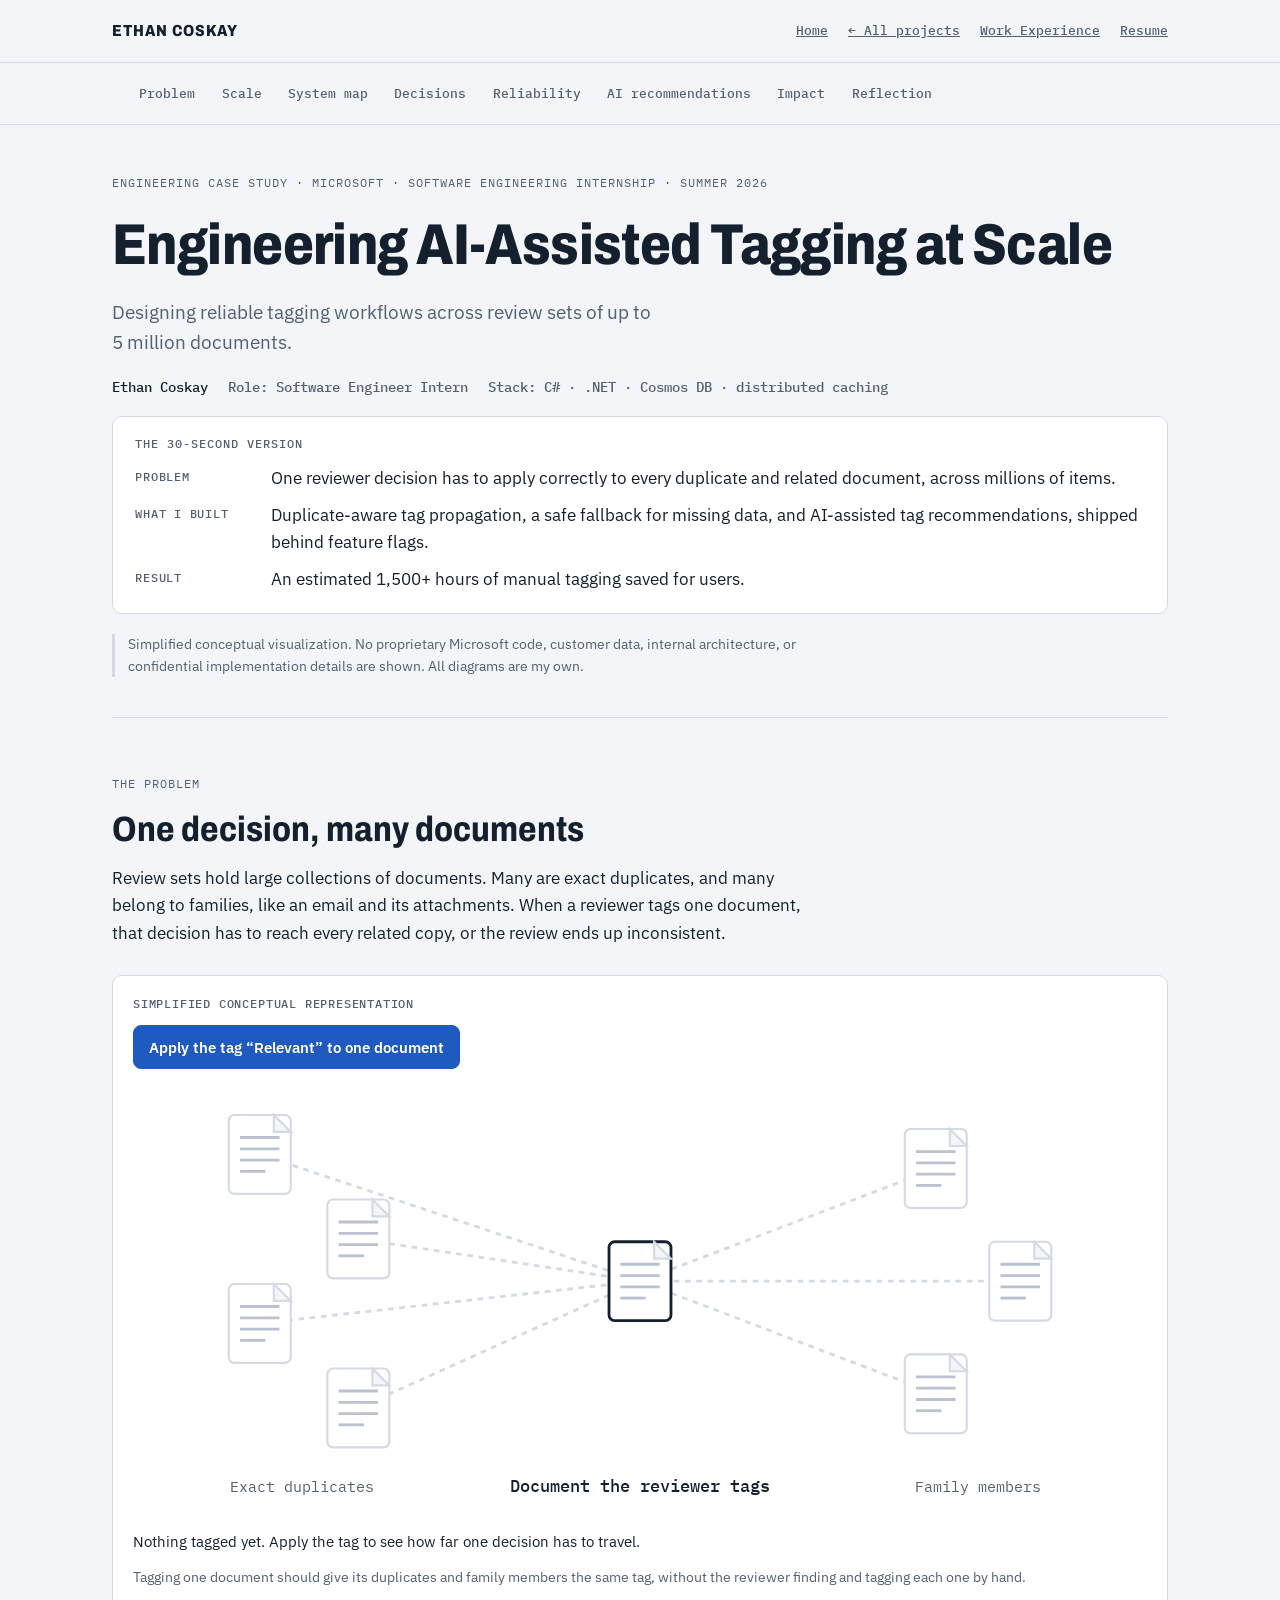
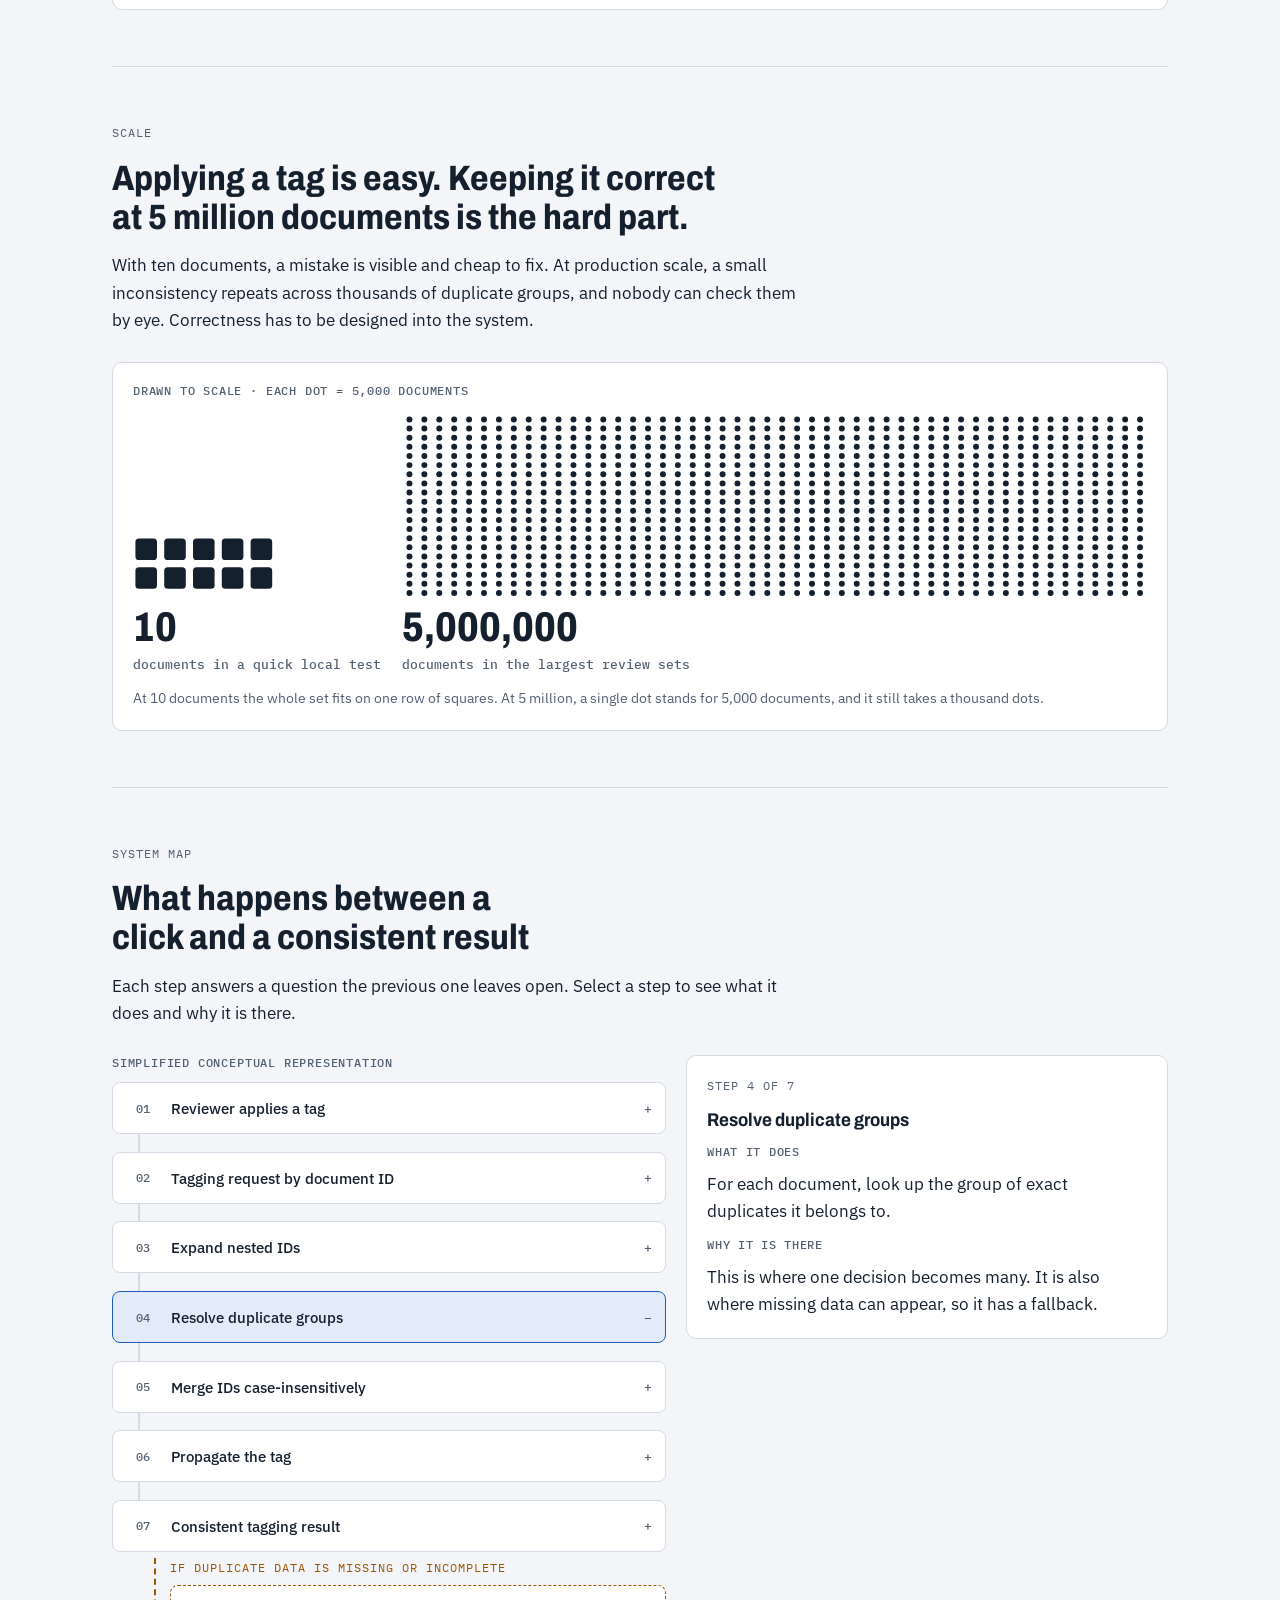
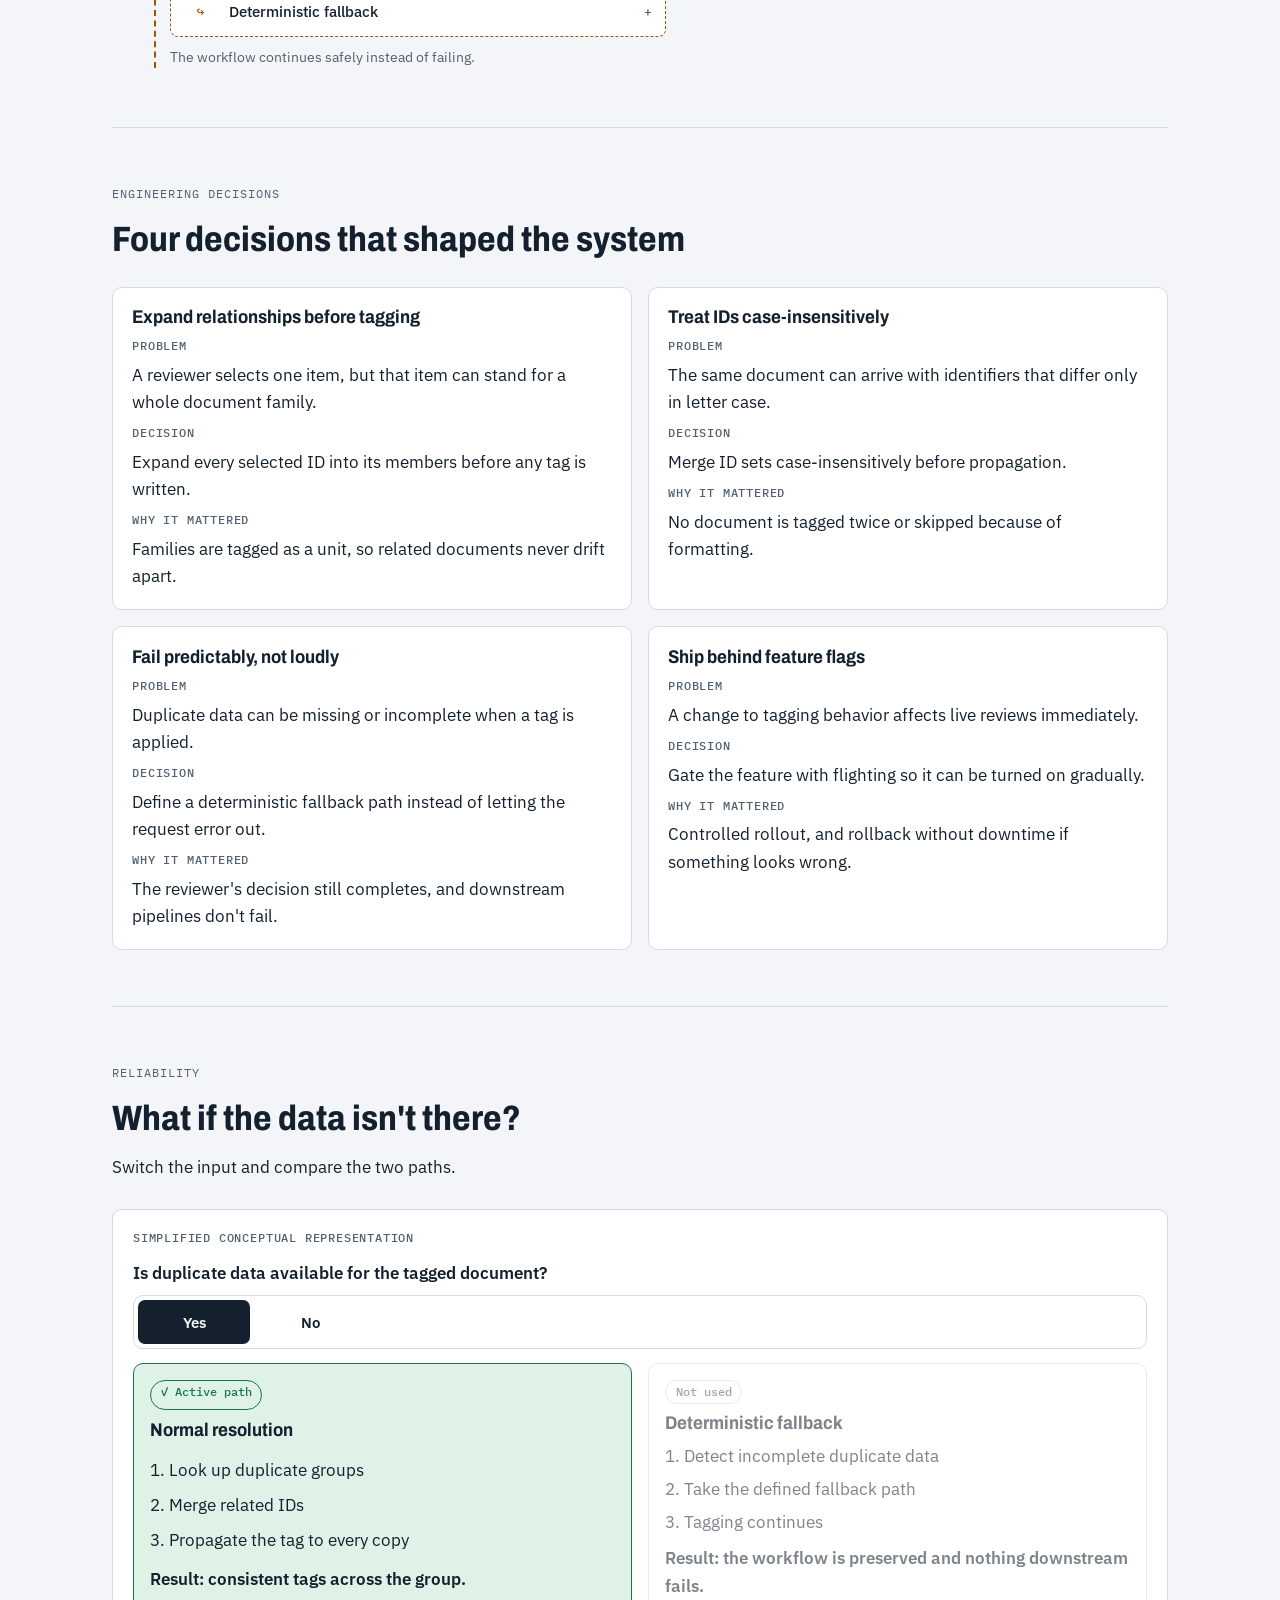
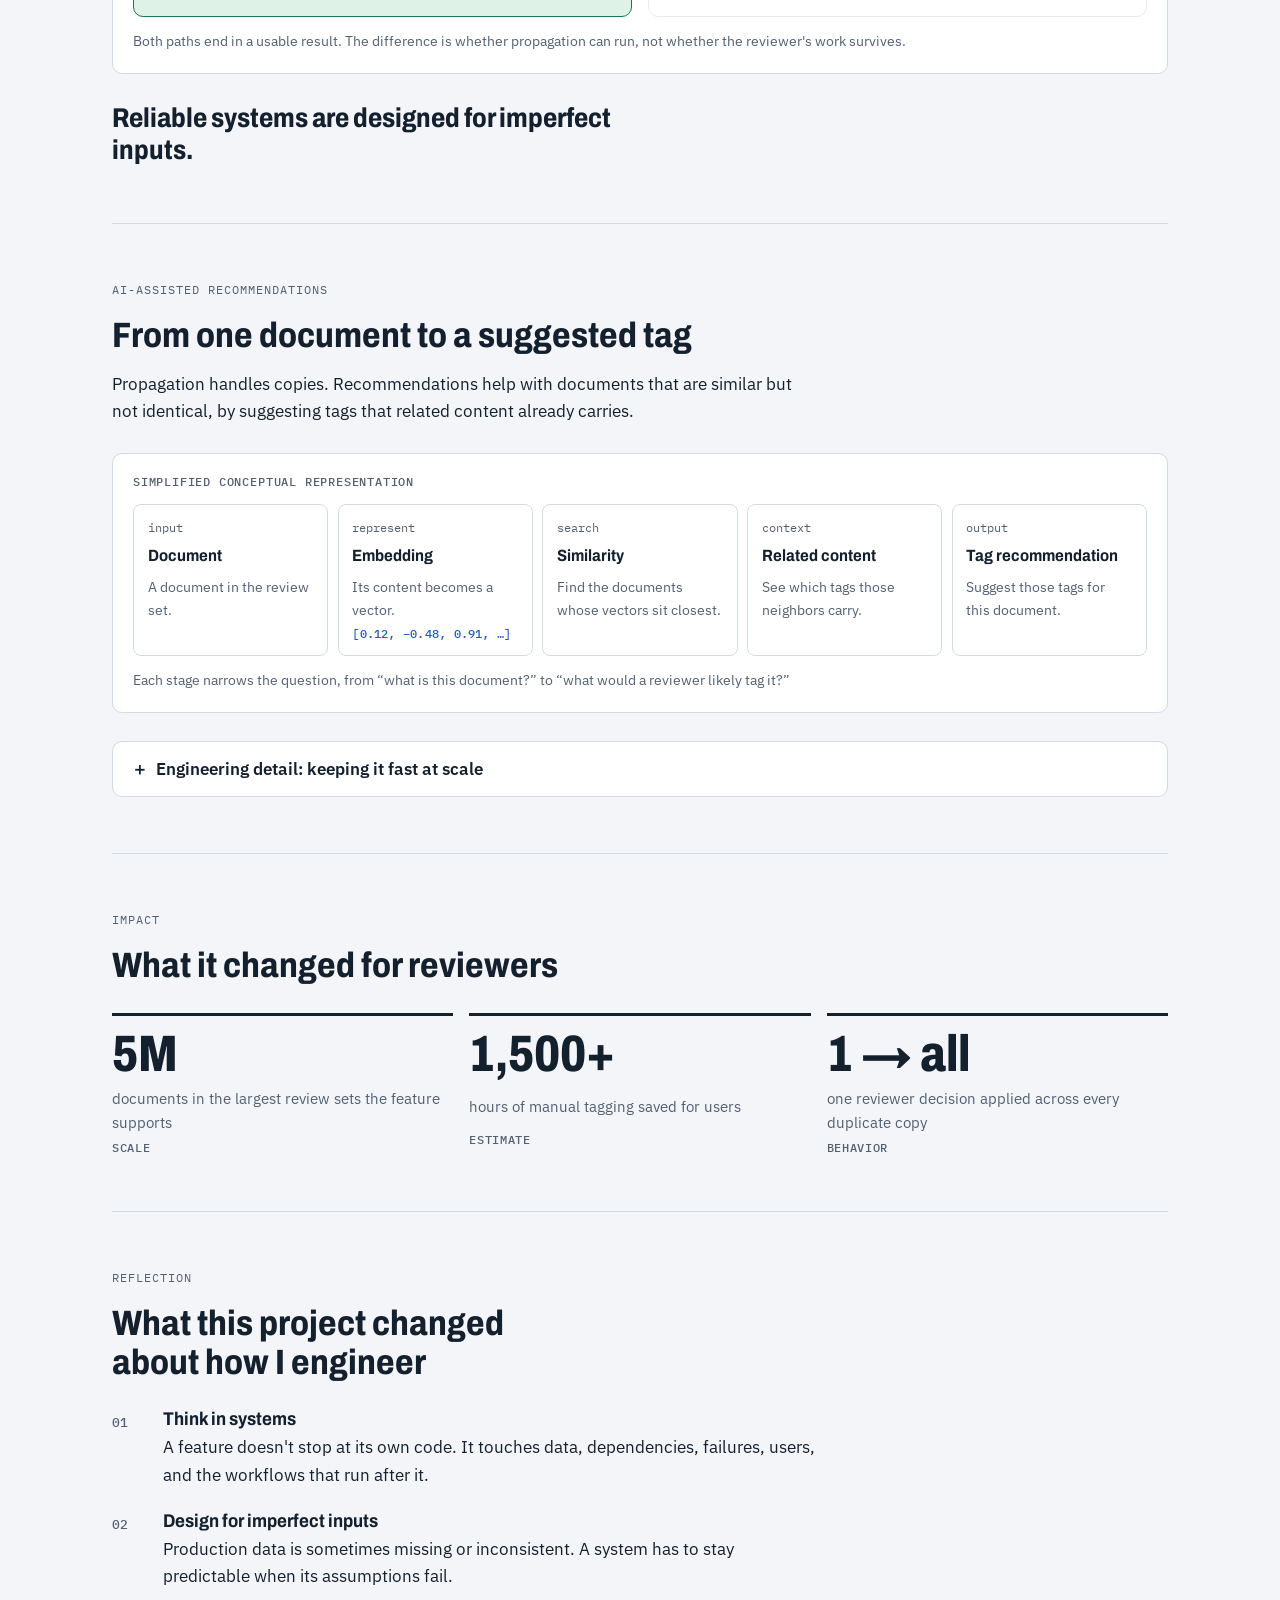
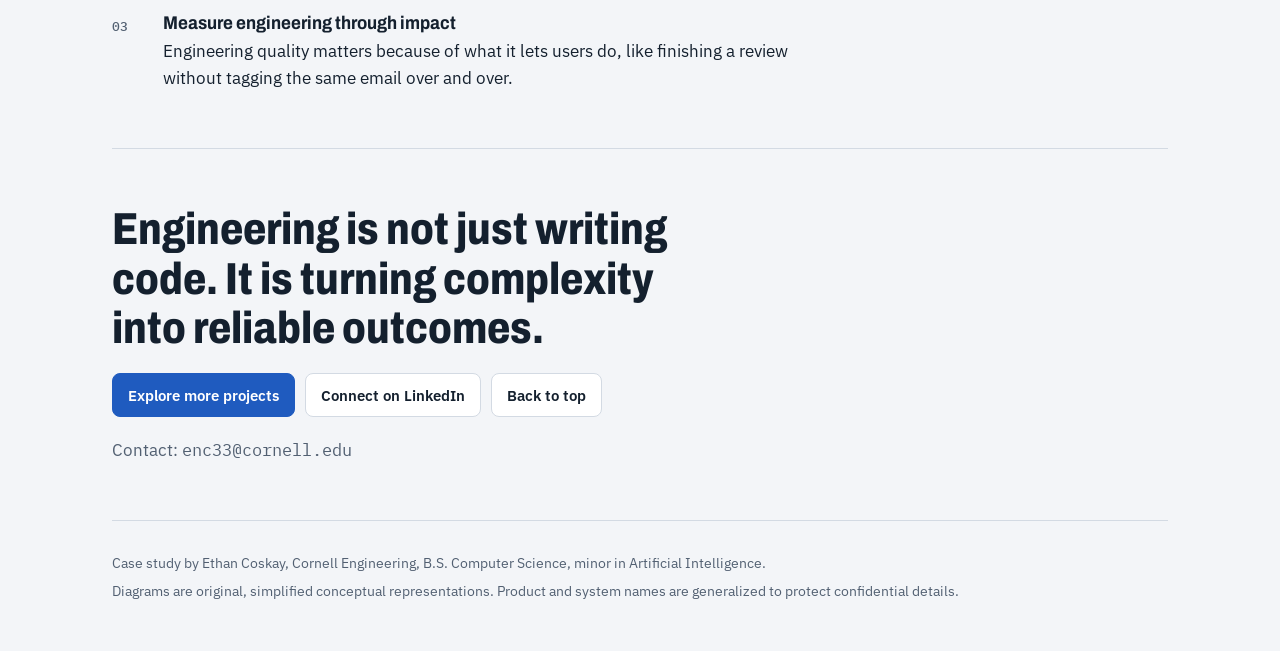
<file: site/projects/tagging-at-scale/index.html>
<!doctype html>
<html lang="en">
<head>
<meta charset="utf-8">
<meta name="viewport" content="width=device-width, initial-scale=1, viewport-fit=cover">
<style>
:root{color-scheme:light;padding-top:env(safe-area-inset-top,0px);padding-bottom:env(safe-area-inset-bottom,0px)}
body{margin:0}
img{max-width:100%}
[hidden]{display:none!important}
</style>
<title>Engineering AI-Assisted Tagging at Scale · Ethan Coskay</title>
<link rel="icon" href="/assets/favicon.svg" type="image/svg+xml">
<link rel="canonical" href="https://3025.mingly.ai/projects/tagging-at-scale/">
<meta name="description" content="Interactive engineering case study by Ethan Coskay: designing reliable, AI-assisted tagging across review sets of up to 5 million documents.">
<link rel="preconnect" href="https://fonts.googleapis.com">
<link rel="preconnect" href="https://fonts.gstatic.com" crossorigin>
<link rel="stylesheet" href="https://fonts.googleapis.com/css2?family=Archivo:wdth,wght@75..100,500..800&family=IBM+Plex+Mono:wght@400;500&family=IBM+Plex+Sans:ital,wght@0,400;0,500;0,600;1,400&display=swap">
<style>
/* Layout: one reading column (~44rem) with diagrams breaking out to ~66rem; sticky section rail; spec-sheet labels in mono. */
:root{
  --bg:#F3F5F8; --surface:#FFFFFF; --ink:#14202E; --muted:#526072; --line:#D3DAE3;
  --accent:#1F5BBF; --accent-ink:#FFFFFF; --accent-soft:#E2EBFA;
  --ok:#1C744A; --ok-soft:#DFF2E7; --warn:#9A5600; --warn-soft:#FBEED6;
  --dim:#B9C2CE;
  --f-display:"Archivo","Helvetica Neue",Arial,sans-serif;
  --f-body:"IBM Plex Sans",system-ui,-apple-system,"Segoe UI",sans-serif;
  --f-mono:"IBM Plex Mono",ui-monospace,SFMono-Regular,Menlo,Consolas,monospace;
  --col:44rem; --wide:66rem; --r:10px;
}
@media (prefers-color-scheme:dark){:root:not([data-theme="light"]){
  --bg:#0E141B; --surface:#151E28; --ink:#E5EBF2; --muted:#9BA9BA; --line:#283545;
  --accent:#86ACF2; --accent-ink:#0E141B; --accent-soft:#1B2B45;
  --ok:#6FCB99; --ok-soft:#14301F; --warn:#F1B65E; --warn-soft:#3A2B12; --dim:#3A4757;
  color-scheme:dark}}
:root[data-theme="dark"]{
  --bg:#0E141B; --surface:#151E28; --ink:#E5EBF2; --muted:#9BA9BA; --line:#283545;
  --accent:#86ACF2; --accent-ink:#0E141B; --accent-soft:#1B2B45;
  --ok:#6FCB99; --ok-soft:#14301F; --warn:#F1B65E; --warn-soft:#3A2B12; --dim:#3A4757;
  color-scheme:dark}

*,*::before,*::after{box-sizing:border-box}
body{background:var(--bg);color:var(--ink);font:400 1.0625rem/1.6 var(--f-body);
  padding-left:max(16px,env(safe-area-inset-left,0px));padding-right:max(16px,env(safe-area-inset-right,0px));}
body::before{content:"";position:fixed;inset:0 0 auto;height:env(safe-area-inset-top,0px);z-index:10;background:var(--bg)}
a{color:var(--accent)}
:focus-visible{outline:3px solid var(--accent);outline-offset:3px;border-radius:4px}
.skip{position:absolute;left:-999px;top:0}
.skip:focus{left:16px;top:16px;z-index:50;background:var(--surface);padding:.5rem .8rem}

h1,h2,h3{font-family:var(--f-display);font-stretch:85%;line-height:1.1;text-wrap:balance;margin:0}
h1{font-size:clamp(2.2rem,6vw,3.6rem);font-weight:800;letter-spacing:-.01em}
h2{font-size:clamp(1.6rem,3.6vw,2.2rem);font-weight:750}
h3{font-size:1.15rem;font-weight:700;font-stretch:90%}
p{margin:0}
.mono,.eyebrow,.tagline{font-family:var(--f-mono)}
.eyebrow{font-size:.78rem;letter-spacing:.08em;text-transform:uppercase;color:var(--muted)}
.lede{font-size:1.2rem;color:var(--muted);max-width:38rem}

.wrap{max-width:var(--wide);margin-inline:auto}
.col{max-width:var(--col)}
section{padding-block:3.5rem;border-top:1px solid var(--line);scroll-margin-top:4rem}
.stack{display:grid;gap:1rem}
.stack-lg{display:grid;gap:1.75rem}

/* Section rail */
.rail{position:sticky;top:env(safe-area-inset-top,0px);z-index:20;background:color-mix(in srgb,var(--bg) 92%,transparent);
  backdrop-filter:blur(6px);border-bottom:1px solid var(--line);margin-inline:calc(-1*max(16px,env(safe-area-inset-left,0px)))}
.rail ol{list-style:none;margin:0 auto;padding:.55rem max(16px,env(safe-area-inset-left,0px));max-width:var(--wide);
  display:flex;gap:.25rem;overflow-x:auto;scrollbar-width:none}
.rail a{display:block;white-space:nowrap;text-decoration:none;color:var(--muted);font:500 .82rem var(--f-mono);
  padding:.45rem .7rem;border-radius:999px;min-height:44px;display:flex;align-items:center}
.rail a[aria-current="true"]{background:var(--accent-soft);color:var(--ink)}

/* Hero */
.hero{padding-block:3rem 2.5rem;display:grid;gap:1.25rem;border-top:0}
.role{display:flex;flex-wrap:wrap;gap:.5rem 1.25rem;font:500 .85rem var(--f-mono);color:var(--muted)}
.role b{color:var(--ink);font-weight:500}
.scan{background:var(--surface);border:1px solid var(--line);border-radius:var(--r);padding:1.25rem 1.4rem;display:grid;gap:.9rem}
.scan dl{display:grid;grid-template-columns:7.5rem 1fr;gap:.6rem 1rem;margin:0}
.scan dt{font:500 .78rem var(--f-mono);text-transform:uppercase;letter-spacing:.06em;color:var(--muted);padding-top:.2rem}
.scan dd{margin:0}
@media (max-width:520px){.scan dl{grid-template-columns:1fr}.scan dt{padding-top:0}}
.notice{font-size:.85rem;color:var(--muted);border-left:3px solid var(--line);padding-left:.8rem;max-width:var(--col)}

/* Buttons */
.btn{font:600 .92rem var(--f-body);border-radius:8px;border:1px solid var(--line);background:var(--surface);color:var(--ink);
  min-height:44px;padding:.5rem .95rem;cursor:pointer;display:inline-flex;align-items:center;gap:.45rem;text-decoration:none}
.btn:hover{border-color:var(--accent)}
.btn-primary{background:var(--accent);color:var(--accent-ink);border-color:var(--accent)}
.btn[aria-pressed="true"]{background:var(--accent-soft);border-color:var(--accent)}

/* Figures */
figure{margin:0;background:var(--surface);border:1px solid var(--line);border-radius:var(--r);padding:1.25rem;display:grid;gap:.9rem;min-width:0}
figcaption{font-size:.85rem;color:var(--muted)}
.concept{font:500 .72rem var(--f-mono);text-transform:uppercase;letter-spacing:.07em;color:var(--muted)}
.svgbox{overflow-x:auto}
svg text{font-family:var(--f-mono)}

/* Problem cluster */
.cluster-ctl{display:flex;flex-wrap:wrap;gap:.5rem;align-items:center}
.status{font-size:.95rem}
.doc rect{fill:var(--surface);stroke:var(--line);stroke-width:1.5}
.doc .fold{fill:var(--bg);stroke:var(--line);stroke-width:1.5}
.doc .ln{stroke:var(--dim);stroke-width:2}
.doc.src rect{stroke:var(--ink);stroke-width:2}
.doc .tag{opacity:0}
.doc .tag rect{fill:var(--accent);stroke:none}
.doc .tag text{fill:var(--accent-ink);font-size:10px;font-weight:500}
.doc.on .tag{opacity:1}
.doc.on rect.page{stroke:var(--accent);stroke-width:2}
.edge{stroke:var(--line);stroke-width:2;fill:none;stroke-dasharray:4 4}
.edge.on{stroke:var(--accent);stroke-dasharray:none}
.lbl{fill:var(--muted);font-size:11px}
.lbl-strong{fill:var(--ink);font-size:12px;font-weight:500}
@media (prefers-reduced-motion:no-preference){
  .doc .tag,.doc rect.page,.edge{transition:opacity .35s ease,stroke .35s ease}
}

/* Scale */
.scale{display:grid;grid-template-columns:minmax(0,1fr) minmax(0,3fr);gap:1.25rem;align-items:end}
@media (max-width:640px){.scale{grid-template-columns:1fr}}
.scale-num{font:800 clamp(1.8rem,5vw,2.6rem)/1 var(--f-display);font-stretch:80%;font-variant-numeric:tabular-nums}
.scale-cap{font:500 .8rem var(--f-mono);color:var(--muted)}

/* System map */
.map{display:grid;grid-template-columns:minmax(0,1.15fr) minmax(0,1fr);gap:1.25rem;align-items:start}
@media (max-width:820px){.map{grid-template-columns:1fr}}
.flow{list-style:none;margin:0;padding:0;display:grid;gap:0}
.flow li{display:grid;justify-items:stretch}
.flow li:not(:last-child)::after{content:"";justify-self:start;margin-left:1.6rem;width:2px;height:1.1rem;background:var(--line)}
.node{width:100%;text-align:left;display:grid;grid-template-columns:2rem 1fr auto;gap:.75rem;align-items:center;
  background:var(--surface);border:1px solid var(--line);border-radius:8px;padding:.7rem .85rem;min-height:52px;
  font:500 .95rem var(--f-body);color:var(--ink);cursor:pointer}
.node:hover{border-color:var(--accent)}
.node[aria-expanded="true"]{border-color:var(--accent);background:var(--accent-soft)}
.node .k{font:500 .75rem var(--f-mono);color:var(--muted);text-align:center}
.node .chev{font:500 .8rem var(--f-mono);color:var(--muted)}
.node.fail{border-style:dashed;border-color:var(--warn)}
.node.fail .k{color:var(--warn)}
.branch{margin:.4rem 0 .2rem 2.6rem;display:grid;gap:.45rem;border-left:2px dashed var(--warn);padding-left:.9rem}
.branch .eyebrow{color:var(--warn)}
.detail{position:sticky;top:5rem;background:var(--surface);border:1px solid var(--line);border-radius:var(--r);padding:1.25rem;display:grid;gap:.85rem}
@media (max-width:820px){.detail{position:static}}
.detail dl{margin:0;display:grid;gap:.75rem}
.detail dt{font:500 .75rem var(--f-mono);text-transform:uppercase;letter-spacing:.06em;color:var(--muted)}
.detail dd{margin:0}

/* Decisions */
.cards{display:grid;grid-template-columns:repeat(2,minmax(0,1fr));gap:1rem}
@media (max-width:720px){.cards{grid-template-columns:1fr}}
.card{background:var(--surface);border:1px solid var(--line);border-radius:var(--r);padding:1.2rem;display:grid;gap:.7rem;align-content:start}
.card dl{margin:0;display:grid;gap:.55rem}
.card dt{font:500 .72rem var(--f-mono);text-transform:uppercase;letter-spacing:.07em;color:var(--muted)}
.card dd{margin:0}

/* Reliability */
.toggle{display:inline-flex;border:1px solid var(--line);border-radius:10px;padding:4px;background:var(--surface);gap:4px}
.toggle button{font:600 .95rem var(--f-body);min-height:44px;min-width:7rem;border:0;border-radius:7px;background:transparent;color:var(--ink);cursor:pointer;padding:.4rem .9rem}
.toggle button[aria-checked="true"]{background:var(--ink);color:var(--bg)}
.paths{display:grid;grid-template-columns:repeat(2,minmax(0,1fr));gap:1rem}
@media (max-width:720px){.paths{grid-template-columns:1fr}}
.path{border:1px solid var(--line);border-radius:var(--r);padding:1rem;display:grid;gap:.6rem;background:var(--surface)}
.path ol{margin:0;padding-left:1.2rem;display:grid;gap:.35rem}
.path .badge{justify-self:start;font:500 .75rem var(--f-mono);border-radius:999px;padding:.2rem .6rem;border:1px solid var(--line);color:var(--muted)}
.path.active.normal{border-color:var(--ok);background:var(--ok-soft)}
.path.active.normal .badge{border-color:var(--ok);color:var(--ok)}
.path.active.fallback{border-color:var(--warn);background:var(--warn-soft)}
.path.active.fallback .badge{border-color:var(--warn);color:var(--warn)}
.path:not(.active){opacity:.55}
.outcome{font-weight:600}
.pull{font:750 clamp(1.3rem,3vw,1.7rem)/1.2 var(--f-display);font-stretch:85%;max-width:32rem}

/* AI flow */
.pipe{list-style:none;margin:0;padding:0;display:grid;grid-template-columns:repeat(5,minmax(0,1fr));gap:.6rem;counter-reset:s}
@media (max-width:820px){.pipe{grid-template-columns:1fr}}
.pipe li{background:var(--surface);border:1px solid var(--line);border-radius:8px;padding:.85rem;display:grid;gap:.35rem;align-content:start;position:relative}
.pipe li .mono{font-size:.75rem;color:var(--muted)}
.pipe li b{font-family:var(--f-display);font-stretch:90%;font-size:1.02rem}
.pipe li p{font-size:.9rem;color:var(--muted)}
.vec{font:500 .72rem var(--f-mono);color:var(--accent);letter-spacing:.02em}
details.deep{border:1px solid var(--line);border-radius:var(--r);background:var(--surface);padding:.2rem 1.1rem}
details.deep summary{cursor:pointer;font-weight:600;min-height:48px;display:flex;align-items:center;gap:.5rem}
details.deep .body{padding-bottom:1rem;display:grid;gap:.7rem}
details.deep ul{margin:0;padding-left:1.2rem;display:grid;gap:.4rem}

/* Impact */
.metrics{display:grid;grid-template-columns:repeat(3,minmax(0,1fr));gap:1rem}
@media (max-width:720px){.metrics{grid-template-columns:1fr}}
.metric{border-top:3px solid var(--ink);padding-top:.8rem;display:grid;gap:.35rem}
.metric .n{font:800 clamp(2.2rem,6vw,3.2rem)/1 var(--f-display);font-stretch:78%;font-variant-numeric:tabular-nums}
.metric .d{color:var(--muted);font-size:.95rem}
.metric .src{font:500 .72rem var(--f-mono);color:var(--muted);text-transform:uppercase;letter-spacing:.06em}

/* Reflection */
.lessons{list-style:none;margin:0;padding:0;display:grid;gap:1.4rem}
.lessons li{display:grid;grid-template-columns:2.2rem 1fr;gap:1rem}
.lessons .k{font:500 .8rem var(--f-mono);color:var(--muted);padding-top:.3rem}

/* Closing */
.closing{display:grid;gap:1.25rem}
.closing .big{font:800 clamp(1.8rem,4.6vw,2.8rem)/1.1 var(--f-display);font-stretch:82%;max-width:36rem;text-wrap:balance}
.ctas{display:flex;flex-wrap:wrap;gap:.6rem}
footer{padding-block:2rem 3rem;border-top:1px solid var(--line);font-size:.85rem;color:var(--muted);display:grid;gap:.4rem}
.sr{position:absolute;width:1px;height:1px;overflow:hidden;clip:rect(0 0 0 0);white-space:nowrap}
</style>
</head>
<body>

<a class="skip" href="#main">Skip to case study</a>
<div style="border-bottom:1px solid var(--line);margin-inline:calc(-1*max(16px,env(safe-area-inset-left,0px)));padding:.55rem max(16px,env(safe-area-inset-left,0px))">
  <div style="max-width:66rem;margin-inline:auto;display:flex;flex-wrap:wrap;gap:.25rem 1.25rem;align-items:center;font:500 .82rem var(--f-mono)">
    <span style="color:var(--ink);font:800 1rem var(--f-display);font-stretch:85%;letter-spacing:.06em;margin-right:auto">ETHAN COSKAY</span>
    <a href="/" style="color:var(--muted);min-height:44px;display:flex;align-items:center">Home</a>
    <a href="/projects/" style="color:var(--muted);min-height:44px;display:flex;align-items:center">← All projects</a>
    <a href="/work-experience/" style="color:var(--muted);min-height:44px;display:flex;align-items:center">Work Experience</a>
    <a href="/assets/Ethan_Coskay_Resume.pdf" style="color:var(--muted);min-height:44px;display:flex;align-items:center">Resume</a>
  </div>
</div>


<nav class="rail" aria-label="Case study sections">
  <ol>
    <li><a href="#problem">Problem</a></li>
    <li><a href="#scale">Scale</a></li>
    <li><a href="#system">System map</a></li>
    <li><a href="#decisions">Decisions</a></li>
    <li><a href="#reliability">Reliability</a></li>
    <li><a href="#ai">AI recommendations</a></li>
    <li><a href="#impact">Impact</a></li>
    <li><a href="#reflection">Reflection</a></li>
  </ol>
</nav>

<main id="main" class="wrap">

<!-- 1. HERO -->
<header class="hero" id="top">
  <p class="eyebrow">Engineering case study · Microsoft · Software Engineering Internship · Summer 2026</p>
  <h1>Engineering AI&#8209;Assisted Tagging at&nbsp;Scale</h1>
  <p class="lede">Designing reliable tagging workflows across review sets of up to 5&nbsp;million documents.</p>
  <p class="role"><span><b>Ethan Coskay</b></span><span>Role: Software Engineer Intern</span><span>Stack: C# · .NET · Cosmos DB · distributed caching</span></p>

  <div class="scan" aria-labelledby="scan-h">
    <h2 id="scan-h" class="eyebrow" style="font-family:var(--f-mono);font-size:.78rem;font-weight:500">The 30-second version</h2>
    <dl>
      <dt>Problem</dt><dd>One reviewer decision has to apply correctly to every duplicate and related document, across millions of items.</dd>
      <dt>What I built</dt><dd>Duplicate-aware tag propagation, a safe fallback for missing data, and AI-assisted tag recommendations, shipped behind feature flags.</dd>
      <dt>Result</dt><dd>An estimated 1,500+ hours of manual tagging saved for users.</dd>
    </dl>
  </div>

  <p class="notice">Simplified conceptual visualization. No proprietary Microsoft code, customer data, internal architecture, or confidential implementation details are shown. All diagrams are my own.</p>
</header>

<!-- 2. PROBLEM -->
<section id="problem" aria-labelledby="problem-h">
  <div class="stack-lg">
    <div class="col stack">
      <p class="eyebrow">The problem</p>
      <h2 id="problem-h">One decision, many documents</h2>
      <p>Review sets hold large collections of documents. Many are exact duplicates, and many belong to families, like an email and its attachments. When a reviewer tags one document, that decision has to reach every related copy, or the review ends up inconsistent.</p>
    </div>
    <figure aria-labelledby="cluster-cap">
      <p class="concept">Simplified conceptual representation</p>
      <div class="cluster-ctl">
        <button class="btn btn-primary" id="apply-tag" type="button">Apply the tag “Relevant” to one document</button>
        <button class="btn" id="reset-tag" type="button" hidden>Reset</button>
      </div>
      <div class="svgbox">
        <svg id="cluster" viewBox="0 0 720 300" width="100%" role="img" aria-labelledby="cluster-title cluster-desc" style="min-width:520px">
          <title id="cluster-title">Document relationship cluster</title>
          <desc id="cluster-desc">A document the reviewer tags sits in the center. Lines connect it to four exact duplicates on the left and three family members on the right. After the tag is applied, all eight documents carry the same tag.</desc>
          <g id="edges"></g>
          <g id="docs"></g>
          <text x="120" y="290" text-anchor="middle" class="lbl">Exact duplicates</text>
          <text x="360" y="290" text-anchor="middle" class="lbl-strong">Document the reviewer tags</text>
          <text x="600" y="290" text-anchor="middle" class="lbl">Family members</text>
        </svg>
      </div>
      <p class="status" id="cluster-status" role="status">Nothing tagged yet. Apply the tag to see how far one decision has to travel.</p>
      <figcaption id="cluster-cap">Tagging one document should give its duplicates and family members the same tag, without the reviewer finding and tagging each one by hand.</figcaption>
    </figure>
  </div>
</section>

<!-- 3. SCALE -->
<section id="scale" aria-labelledby="scale-h">
  <div class="stack-lg">
    <div class="col stack">
      <p class="eyebrow">Scale</p>
      <h2 id="scale-h">Applying a tag is easy. Keeping it correct at 5 million documents is the hard part.</h2>
      <p>With ten documents, a mistake is visible and cheap to fix. At production scale, a small inconsistency repeats across thousands of duplicate groups, and nobody can check them by eye. Correctness has to be designed into the system.</p>
    </div>
    <figure aria-labelledby="scale-cap">
      <p class="concept">Drawn to scale · each dot = 5,000 documents</p>
      <div class="scale">
        <div class="stack" style="gap:.5rem">
          <svg viewBox="0 0 60 26" width="100%" style="max-width:9rem" role="img" aria-label="A ten-document test set, shown as ten squares">
            <g id="small-grid"></g>
          </svg>
          <p class="scale-num">10</p>
          <p class="scale-cap">documents in a quick local test</p>
        </div>
        <div class="stack" style="gap:.5rem;min-width:0">
          <svg id="big-grid" viewBox="0 0 400 100" width="100%" role="img" aria-label="Five million documents, shown as one thousand dots, each standing for five thousand documents"></svg>
          <p class="scale-num">5,000,000</p>
          <p class="scale-cap">documents in the largest review sets</p>
        </div>
      </div>
      <figcaption id="scale-cap">At 10 documents the whole set fits on one row of squares. At 5 million, a single dot stands for 5,000 documents, and it still takes a thousand dots.</figcaption>
    </figure>
  </div>
</section>

<!-- 4. SYSTEM MAP -->
<section id="system" aria-labelledby="system-h">
  <div class="stack-lg">
    <div class="col stack">
      <p class="eyebrow">System map</p>
      <h2 id="system-h">What happens between a click and a consistent result</h2>
      <p>Each step answers a question the previous one leaves open. Select a step to see what it does and why it is there.</p>
    </div>
    <div class="map">
      <div>
        <p class="concept" style="margin-bottom:.75rem">Simplified conceptual representation</p>
        <ol class="flow" id="flow" aria-label="Tagging workflow steps"></ol>
        <div class="branch" aria-label="Failure path">
          <p class="eyebrow">If duplicate data is missing or incomplete</p>
          <button class="node fail" type="button" data-node="fallback" aria-expanded="false" aria-controls="node-detail">
            <span class="k">↪</span><span>Deterministic fallback</span><span class="chev" aria-hidden="true">+</span></button>
          <p style="font-size:.9rem;color:var(--muted)">The workflow continues safely instead of failing.</p>
        </div>
      </div>
      <div class="detail" id="node-detail" aria-live="polite" tabindex="-1">
        <p class="eyebrow" id="nd-step">Step 1 of 7</p>
        <h3 id="nd-title"></h3>
        <dl>
          <dt>What it does</dt><dd id="nd-what"></dd>
          <dt>Why it is there</dt><dd id="nd-why"></dd>
        </dl>
      </div>
    </div>
  </div>
</section>

<!-- 5. DECISIONS -->
<section id="decisions" aria-labelledby="dec-h">
  <div class="stack-lg">
    <div class="col stack">
      <p class="eyebrow">Engineering decisions</p>
      <h2 id="dec-h">Four decisions that shaped the system</h2>
    </div>
    <div class="cards">
      <article class="card">
        <h3>Expand relationships before tagging</h3>
        <dl><dt>Problem</dt><dd>A reviewer selects one item, but that item can stand for a whole document family.</dd>
        <dt>Decision</dt><dd>Expand every selected ID into its members before any tag is written.</dd>
        <dt>Why it mattered</dt><dd>Families are tagged as a unit, so related documents never drift apart.</dd></dl>
      </article>
      <article class="card">
        <h3>Treat IDs case-insensitively</h3>
        <dl><dt>Problem</dt><dd>The same document can arrive with identifiers that differ only in letter case.</dd>
        <dt>Decision</dt><dd>Merge ID sets case-insensitively before propagation.</dd>
        <dt>Why it mattered</dt><dd>No document is tagged twice or skipped because of formatting.</dd></dl>
      </article>
      <article class="card">
        <h3>Fail predictably, not loudly</h3>
        <dl><dt>Problem</dt><dd>Duplicate data can be missing or incomplete when a tag is applied.</dd>
        <dt>Decision</dt><dd>Define a deterministic fallback path instead of letting the request error out.</dd>
        <dt>Why it mattered</dt><dd>The reviewer's decision still completes, and downstream pipelines don't fail.</dd></dl>
      </article>
      <article class="card">
        <h3>Ship behind feature flags</h3>
        <dl><dt>Problem</dt><dd>A change to tagging behavior affects live reviews immediately.</dd>
        <dt>Decision</dt><dd>Gate the feature with flighting so it can be turned on gradually.</dd>
        <dt>Why it mattered</dt><dd>Controlled rollout, and rollback without downtime if something looks wrong.</dd></dl>
      </article>
    </div>
  </div>
</section>

<!-- 6. RELIABILITY -->
<section id="reliability" aria-labelledby="rel-h">
  <div class="stack-lg">
    <div class="col stack">
      <p class="eyebrow">Reliability</p>
      <h2 id="rel-h">What if the data isn't there?</h2>
      <p>Switch the input and compare the two paths.</p>
    </div>
    <figure aria-labelledby="rel-cap">
      <p class="concept">Simplified conceptual representation</p>
      <div class="stack" style="gap:.5rem">
        <p id="rel-q" style="font-weight:600">Is duplicate data available for the tagged document?</p>
        <div class="toggle" role="radiogroup" aria-labelledby="rel-q" id="rel-toggle">
          <button type="button" role="radio" aria-checked="true" data-v="yes" tabindex="0">Yes</button>
          <button type="button" role="radio" aria-checked="false" data-v="no" tabindex="-1">No</button>
        </div>
      </div>
      <div class="paths">
        <div class="path normal active" id="path-normal">
          <span class="badge" id="badge-normal">✓ Active path</span>
          <h3>Normal resolution</h3>
          <ol><li>Look up duplicate groups</li><li>Merge related IDs</li><li>Propagate the tag to every copy</li></ol>
          <p class="outcome">Result: consistent tags across the group.</p>
        </div>
        <div class="path fallback" id="path-fallback">
          <span class="badge" id="badge-fallback">Not used</span>
          <h3>Deterministic fallback</h3>
          <ol><li>Detect incomplete duplicate data</li><li>Take the defined fallback path</li><li>Tagging continues</li></ol>
          <p class="outcome">Result: the workflow is preserved and nothing downstream fails.</p>
        </div>
      </div>
      <p role="status" id="rel-status" class="sr">Duplicate data available. Normal resolution path is active.</p>
      <figcaption id="rel-cap">Both paths end in a usable result. The difference is whether propagation can run, not whether the reviewer's work survives.</figcaption>
    </figure>
    <p class="pull">Reliable systems are designed for imperfect inputs.</p>
  </div>
</section>

<!-- 7. AI -->
<section id="ai" aria-labelledby="ai-h">
  <div class="stack-lg">
    <div class="col stack">
      <p class="eyebrow">AI-assisted recommendations</p>
      <h2 id="ai-h">From one document to a suggested tag</h2>
      <p>Propagation handles copies. Recommendations help with documents that are similar but not identical, by suggesting tags that related content already carries.</p>
    </div>
    <figure aria-labelledby="ai-cap">
      <p class="concept">Simplified conceptual representation</p>
      <ol class="pipe">
        <li><span class="mono">input</span><b>Document</b><p>A document in the review set.</p></li>
        <li><span class="mono">represent</span><b>Embedding</b><p>Its content becomes a vector.</p><span class="vec" aria-hidden="true">[0.12, −0.48, 0.91, …]</span></li>
        <li><span class="mono">search</span><b>Similarity</b><p>Find the documents whose vectors sit closest.</p></li>
        <li><span class="mono">context</span><b>Related content</b><p>See which tags those neighbors carry.</p></li>
        <li><span class="mono">output</span><b>Tag recommendation</b><p>Suggest those tags for this document.</p></li>
      </ol>
      <figcaption id="ai-cap">Each stage narrows the question, from “what is this document?” to “what would a reviewer likely tag it?”</figcaption>
    </figure>
    <details class="deep">
      <summary><span aria-hidden="true">＋</span> Engineering detail: keeping it fast at scale</summary>
      <div class="body">
        <ul>
          <li>I integrated an embedding service and similarity orchestration into the tagging workflow.</li>
          <li>The pipeline is backed by Cosmos DB, with cache-based embedding reuse so a document's vector doesn't have to be recomputed each time it is needed.</li>
          <li>Computing embeddings is the expensive step, so reuse is what keeps recommendations practical across review sets of millions of documents.</li>
        </ul>
      </div>
    </details>
  </div>
</section>

<!-- 8. IMPACT -->
<section id="impact" aria-labelledby="impact-h">
  <div class="stack-lg">
    <div class="col stack">
      <p class="eyebrow">Impact</p>
      <h2 id="impact-h">What it changed for reviewers</h2>
    </div>
    <div class="metrics">
      <div class="metric"><p class="n">5M</p><p class="d">documents in the largest review sets the feature supports</p><p class="src">Scale</p></div>
      <div class="metric"><p class="n">1,500+</p><p class="d">hours of manual tagging saved for users</p><p class="src">Estimate</p></div>
      <div class="metric"><p class="n">1 → all</p><p class="d">one reviewer decision applied across every duplicate copy</p><p class="src">Behavior</p></div>
    </div>
  </div>
</section>

<!-- 9. REFLECTION -->
<section id="reflection" aria-labelledby="ref-h">
  <div class="col stack-lg">
    <div class="stack">
      <p class="eyebrow">Reflection</p>
      <h2 id="ref-h">What this project changed about how I engineer</h2>
    </div>
    <ol class="lessons">
      <li><span class="k">01</span><div class="stack" style="gap:.3rem"><h3>Think in systems</h3><p>A feature doesn't stop at its own code. It touches data, dependencies, failures, users, and the workflows that run after it.</p></div></li>
      <li><span class="k">02</span><div class="stack" style="gap:.3rem"><h3>Design for imperfect inputs</h3><p>Production data is sometimes missing or inconsistent. A system has to stay predictable when its assumptions fail.</p></div></li>
      <li><span class="k">03</span><div class="stack" style="gap:.3rem"><h3>Measure engineering through impact</h3><p>Engineering quality matters because of what it lets users do, like finishing a review without tagging the same email over and over.</p></div></li>
    </ol>
  </div>
</section>

<!-- 10. CLOSING -->
<section id="closing" aria-labelledby="close-h" class="closing">
  <h2 id="close-h" class="sr">Closing</h2>
  <p class="big">Engineering is not just writing code. It is turning complexity into reliable outcomes.</p>
  <div class="ctas">
    <a class="btn btn-primary" href="/projects/">Explore more projects</a>
    <a class="btn" href="https://linkedin.com/in/ethan-coskay" target="_blank" rel="noopener">Connect on LinkedIn</a>
    <a class="btn" href="#top">Back to top</a>
  </div>
  <p style="color:var(--muted)">Contact: <span class="mono" style="user-select:all">enc33@cornell.edu</span></p>
</section>

<footer>
  <p>Case study by Ethan Coskay, Cornell Engineering, B.S. Computer Science, minor in Artificial Intelligence.</p>
  <p>Diagrams are original, simplified conceptual representations. Product and system names are generalized to protect confidential details.</p>
</footer>
</main>

<script>
(() => {
const reduced = matchMedia('(prefers-reduced-motion: reduce)').matches;

/* ---------- Problem cluster ---------- */
const NS = 'http://www.w3.org/2000/svg';
const el = (n, a={}, p) => { const e = document.createElementNS(NS, n); for (const k in a) e.setAttribute(k, a[k]); if (p) p.appendChild(e); return e; };
const docsG = document.getElementById('docs'), edgesG = document.getElementById('edges');
const src = {x:360, y:140, kind:'src'};
const others = [
  {x:90,y:50},{x:160,y:110},{x:90,y:170},{x:160,y:230},   // duplicates
  {x:570,y:60},{x:630,y:140},{x:570,y:220}                // family
];
const edges = others.map(o => el('path', {class:'edge', d:`M${src.x} ${src.y} L${o.x} ${o.y}`}, edgesG));
function drawDoc(d, isSrc){
  const g = el('g', {class:'doc'+(isSrc?' src':''), transform:`translate(${d.x-22} ${d.y-28})`}, docsG);
  el('rect', {class:'page', x:0, y:0, width:44, height:56, rx:4}, g);
  el('path', {class:'fold', d:'M32 0 L44 12 L32 12 Z'}, g);
  [16,24,32,40].forEach(y => el('line', {class:'ln', x1:8, x2:y===40?26:36, y1:y, y2:y}, g));
  const t = el('g', {class:'tag', transform:'translate(-8 46)'}, g);
  el('rect', {x:0, y:0, width:60, height:16, rx:8}, t);
  const tx = el('text', {x:30, y:11.5, 'text-anchor':'middle'}, t); tx.textContent = '# Relevant';
  return g;
}
const srcG = drawDoc(src, true);
const otherG = others.map(o => drawDoc(o, false));
const applyB = document.getElementById('apply-tag'), resetB = document.getElementById('reset-tag'), cStat = document.getElementById('cluster-status');
let timers = [];
applyB.addEventListener('click', () => {
  applyB.disabled = true; srcG.classList.add('on');
  cStat.textContent = 'Tag applied to the selected document. Propagating to related documents…';
  const step = reduced ? 0 : 140;
  otherG.forEach((g,i) => timers.push(setTimeout(() => { edges[i].classList.add('on'); g.classList.add('on'); }, step*(i+1))));
  timers.push(setTimeout(() => {
    cStat.textContent = 'Done: 1 reviewer decision, 8 documents tagged consistently (4 duplicates and 3 family members, plus the original).';
    resetB.hidden = false; resetB.focus();
  }, step*(otherG.length+1)));
});
resetB.addEventListener('click', () => {
  timers.forEach(clearTimeout); timers = [];
  [srcG, ...otherG].forEach(g => g.classList.remove('on')); edges.forEach(e => e.classList.remove('on'));
  resetB.hidden = true; applyB.disabled = false; applyB.focus();
  cStat.textContent = 'Nothing tagged yet. Apply the tag to see how far one decision has to travel.';
});

/* ---------- Scale grids ---------- */
const sg = document.getElementById('small-grid');
for (let i=0;i<10;i++) el('rect', {x:(i%5)*12+1, y:Math.floor(i/5)*12+1, width:9, height:9, rx:1.5, fill:'var(--ink)'}, sg);
const bg = document.getElementById('big-grid');
for (let i=0;i<1000;i++){ const c=i%50, r=Math.floor(i/50); el('circle', {cx:4+c*8, cy:4+r*4.9, r:1.6, fill:'var(--ink)'}, bg); }
bg.setAttribute('viewBox','0 0 400 100');

/* ---------- System map ---------- */
const NODES = [
  {id:'tag', t:'Reviewer applies a tag', what:'A reviewer tags one or more documents in a review set.', why:'This is the only moment a human decides. Everything after it has to honor that decision exactly.'},
  {id:'req', t:'Tagging request by document ID', what:'The selection becomes a request that names documents by ID.', why:'IDs give every later step a precise, stable way to refer to documents.'},
  {id:'expand', t:'Expand nested IDs', what:'IDs that stand for document families are expanded into their individual members.', why:'Without expansion, an attachment could be left untagged while its parent email is tagged.'},
  {id:'resolve', t:'Resolve duplicate groups', what:'For each document, look up the group of exact duplicates it belongs to.', why:'This is where one decision becomes many. It is also where missing data can appear, so it has a fallback.'},
  {id:'merge', t:'Merge IDs case-insensitively', what:'Combine all the IDs into one set, treating IDs that differ only in letter case as the same.', why:'Prevents double-handling or skipped documents caused by formatting differences.'},
  {id:'prop', t:'Propagate the tag', what:'Apply the reviewer’s tag across the whole merged set.', why:'The reviewer tags once instead of finding and tagging every copy by hand.'},
  {id:'done', t:'Consistent tagging result', what:'Every duplicate and family member carries the same tag.', why:'Consistency is the actual requirement. A fast but inconsistent result would create review errors.'}
];
const FALLBACK = {id:'fallback', t:'Deterministic fallback', what:'When duplicate data is missing or incomplete, the workflow takes a defined fallback path instead of erroring out.', why:'The reviewer’s tagging still completes predictably, and downstream pipelines don’t fail because one input was imperfect.'};
const flow = document.getElementById('flow');
NODES.forEach((n,i) => {
  const li = document.createElement('li');
  li.innerHTML = `<button class="node" type="button" data-node="${n.id}" aria-expanded="false" aria-controls="node-detail"><span class="k">${String(i+1).padStart(2,'0')}</span><span></span><span class="chev" aria-hidden="true">+</span></button>`;
  li.querySelector('span:nth-child(2)').textContent = n.t;
  flow.appendChild(li);
});
const all = [...NODES, FALLBACK];
const ndStep = document.getElementById('nd-step'), ndT = document.getElementById('nd-title'), ndW = document.getElementById('nd-what'), ndY = document.getElementById('nd-why');
function select(id){
  const n = all.find(x => x.id===id), i = NODES.indexOf(n);
  document.querySelectorAll('.node').forEach(b => { const on = b.dataset.node===id; b.setAttribute('aria-expanded', on); b.querySelector('.chev').textContent = on ? '−' : '+'; });
  ndStep.textContent = i>=0 ? `Step ${i+1} of ${NODES.length}` : 'Failure path';
  ndT.textContent = n.t; ndW.textContent = n.what; ndY.textContent = n.why;
}
document.querySelectorAll('.node').forEach(b => b.addEventListener('click', () => select(b.dataset.node)));
select('resolve');

/* ---------- Reliability toggle ---------- */
const tg = document.getElementById('rel-toggle'), radios = [...tg.querySelectorAll('[role=radio]')];
const pN = document.getElementById('path-normal'), pF = document.getElementById('path-fallback');
const bN = document.getElementById('badge-normal'), bF = document.getElementById('badge-fallback'), rs = document.getElementById('rel-status');
function setRel(v, focus){
  radios.forEach(r => { const on = r.dataset.v===v; r.setAttribute('aria-checked', on); r.tabIndex = on?0:-1; if (on && focus) r.focus(); });
  const yes = v==='yes';
  pN.classList.toggle('active', yes); pF.classList.toggle('active', !yes);
  bN.textContent = yes ? '✓ Active path' : 'Not used'; bF.textContent = yes ? 'Not used' : '↪ Active path';
  rs.textContent = yes ? 'Duplicate data available. Normal resolution path is active.' : 'Duplicate data missing. Deterministic fallback path is active, and tagging continues.';
}
radios.forEach(r => {
  r.addEventListener('click', () => setRel(r.dataset.v));
  r.addEventListener('keydown', e => {
    if (['ArrowLeft','ArrowRight','ArrowUp','ArrowDown'].includes(e.key)) { e.preventDefault(); setRel(r.dataset.v==='yes'?'no':'yes', true); }
  });
});

/* ---------- Section rail ---------- */
// Active section = the last one whose top has passed just below the rail.
// A clicked link stays highlighted until its scroll finishes, so short sections near the end aren't skipped.
const rail = document.querySelector('.rail');
const links = [...document.querySelectorAll('.rail a')];
const secs = links.map(a => document.querySelector(a.getAttribute('href')));
let current = -1, lockUntil = 0;
function setActive(i){
  if (i === current) return;
  current = i;
  links.forEach((a, j) => j === i ? a.setAttribute('aria-current','true') : a.removeAttribute('aria-current'));
  const a = links[i];
  if (a) { const ol = a.parentElement.parentElement; ol.scrollLeft = a.offsetLeft - (ol.clientWidth - a.offsetWidth) / 2; }
}
function fromScroll(){
  if (Date.now() < lockUntil) return;
  const line = rail.getBoundingClientRect().bottom + 24;
  let idx = -1;
  secs.forEach((s, i) => { if (s && s.getBoundingClientRect().top <= line) idx = i; });
  setActive(idx);
}
links.forEach((a, i) => a.addEventListener('click', () => { setActive(i); lockUntil = Date.now() + 1200; }));
let ticking = false;
addEventListener('scroll', () => { if (!ticking) { ticking = true; requestAnimationFrame(() => { ticking = false; fromScroll(); }); } }, {passive:true});
addEventListener('scrollend', () => { lockUntil = 0; });
addEventListener('wheel', () => { lockUntil = 0; }, {passive:true});
addEventListener('touchstart', () => { lockUntil = 0; }, {passive:true});
fromScroll();
})();
</script>

</body>
</html>
</file>
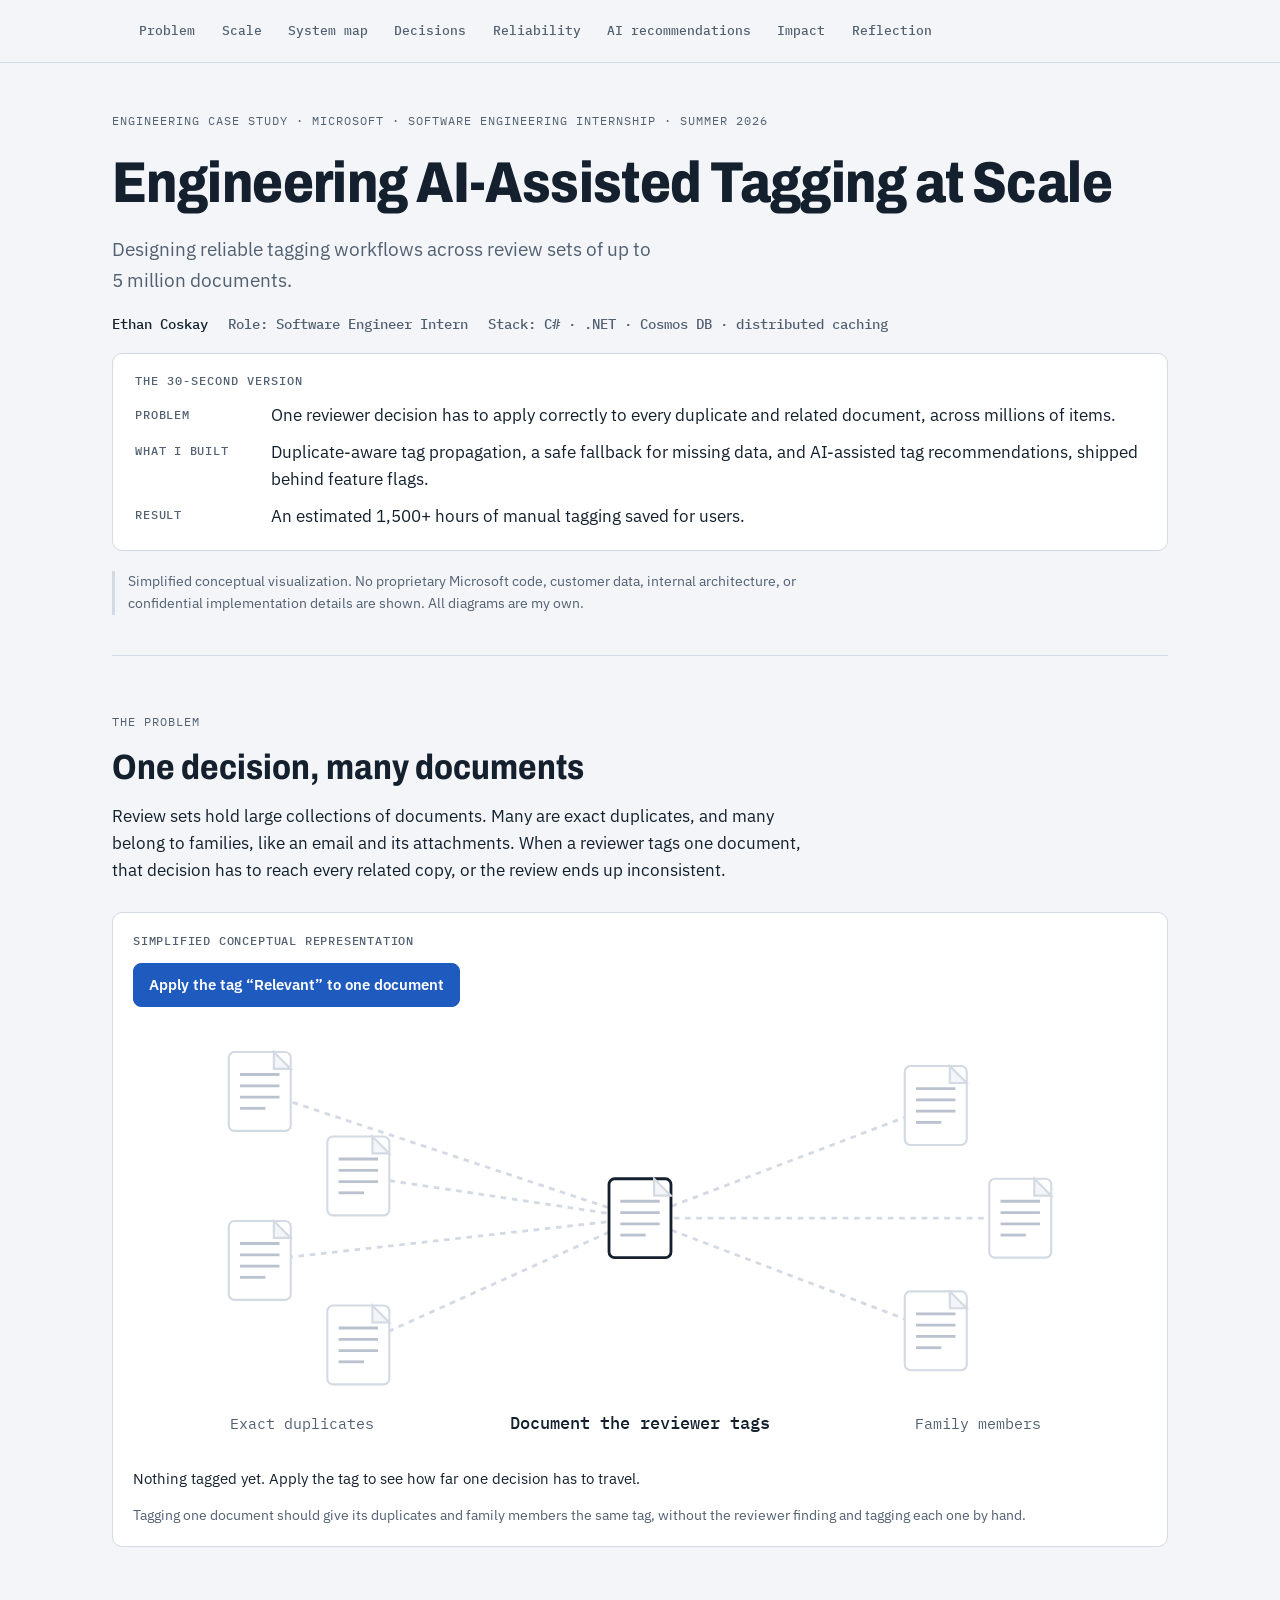
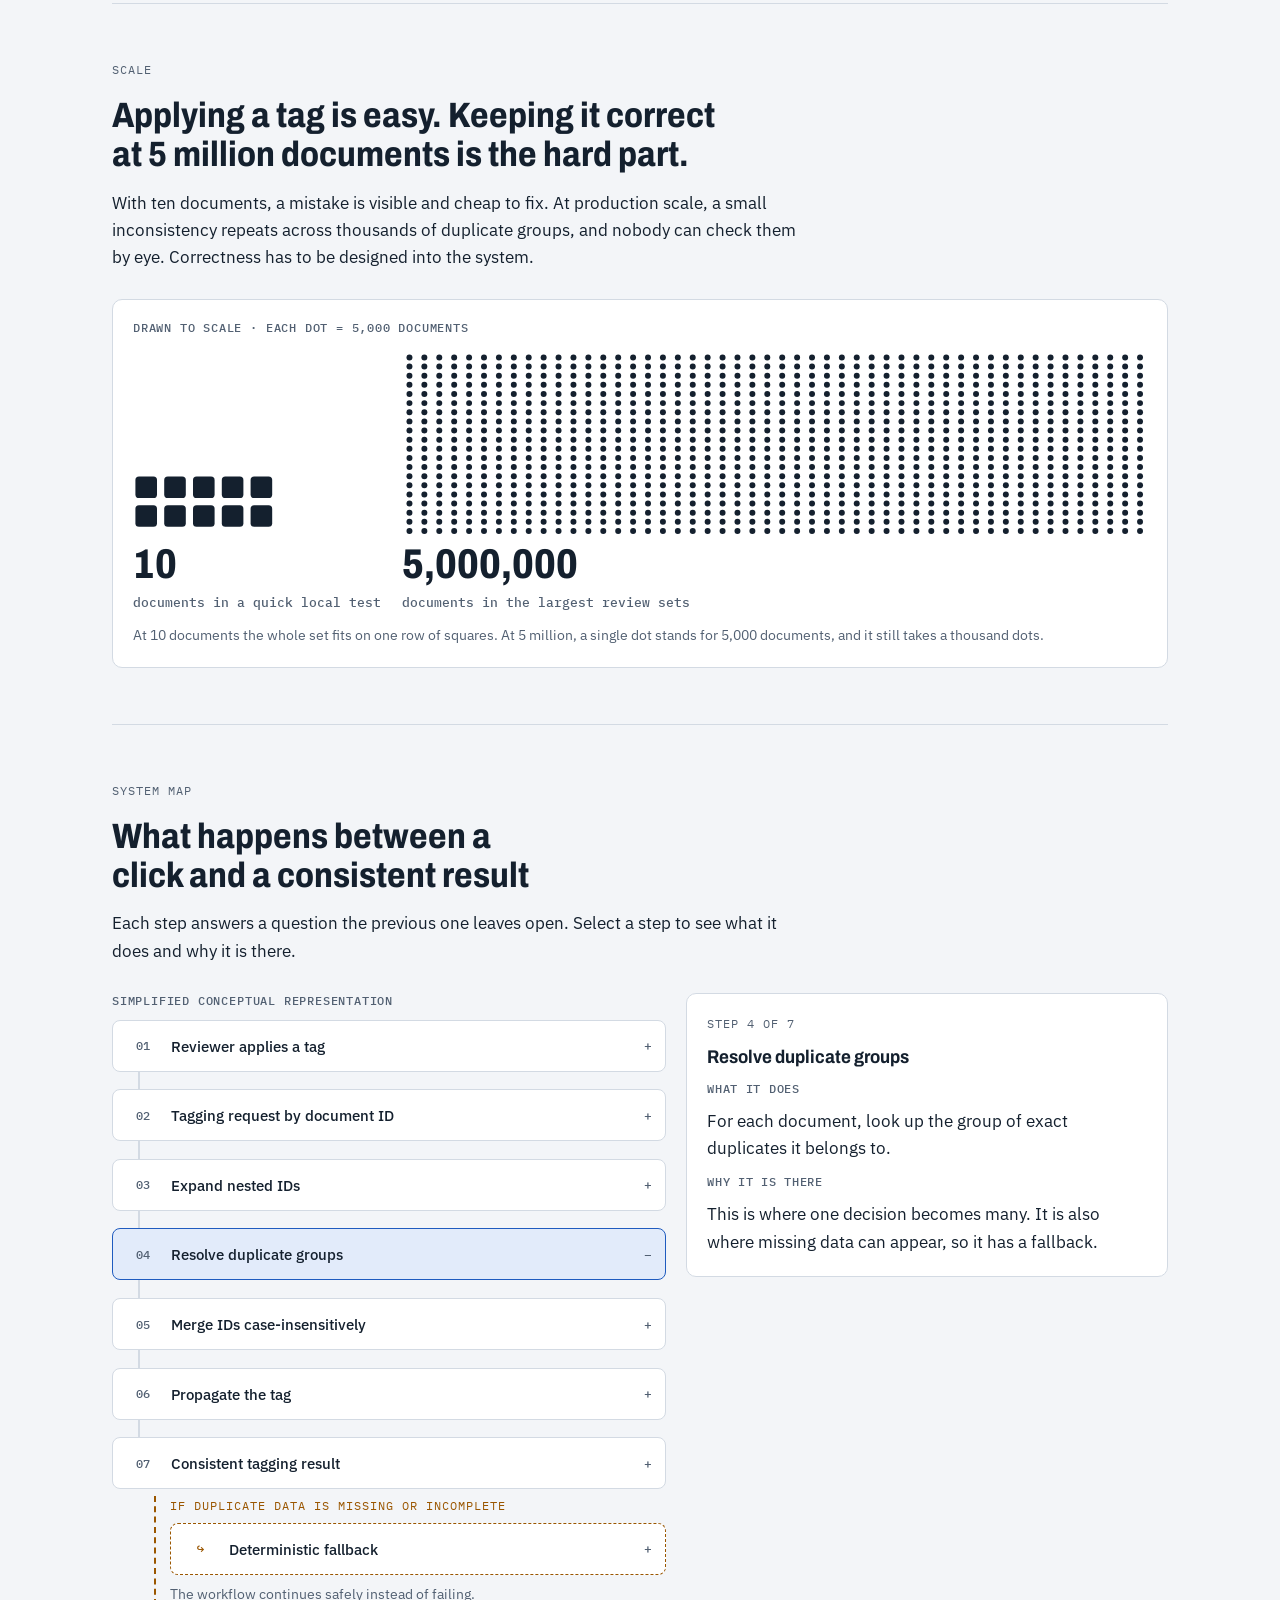
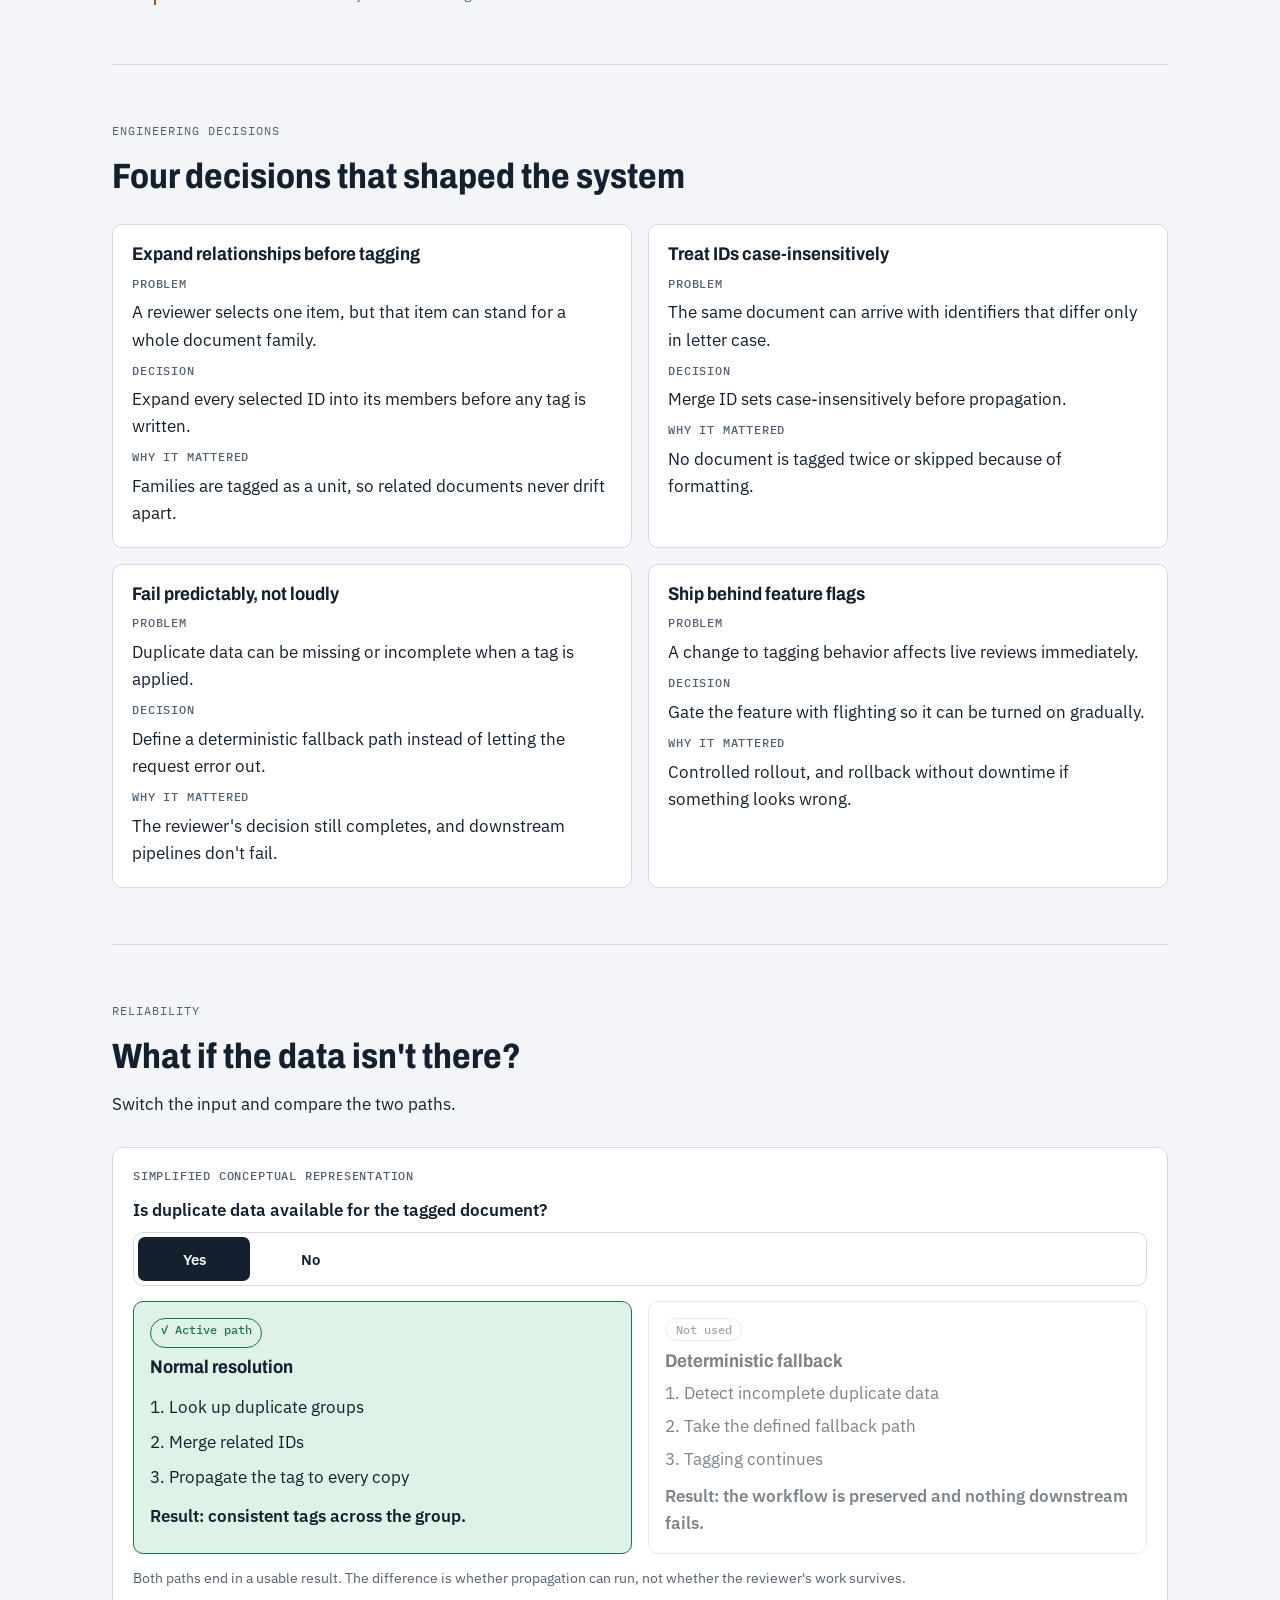
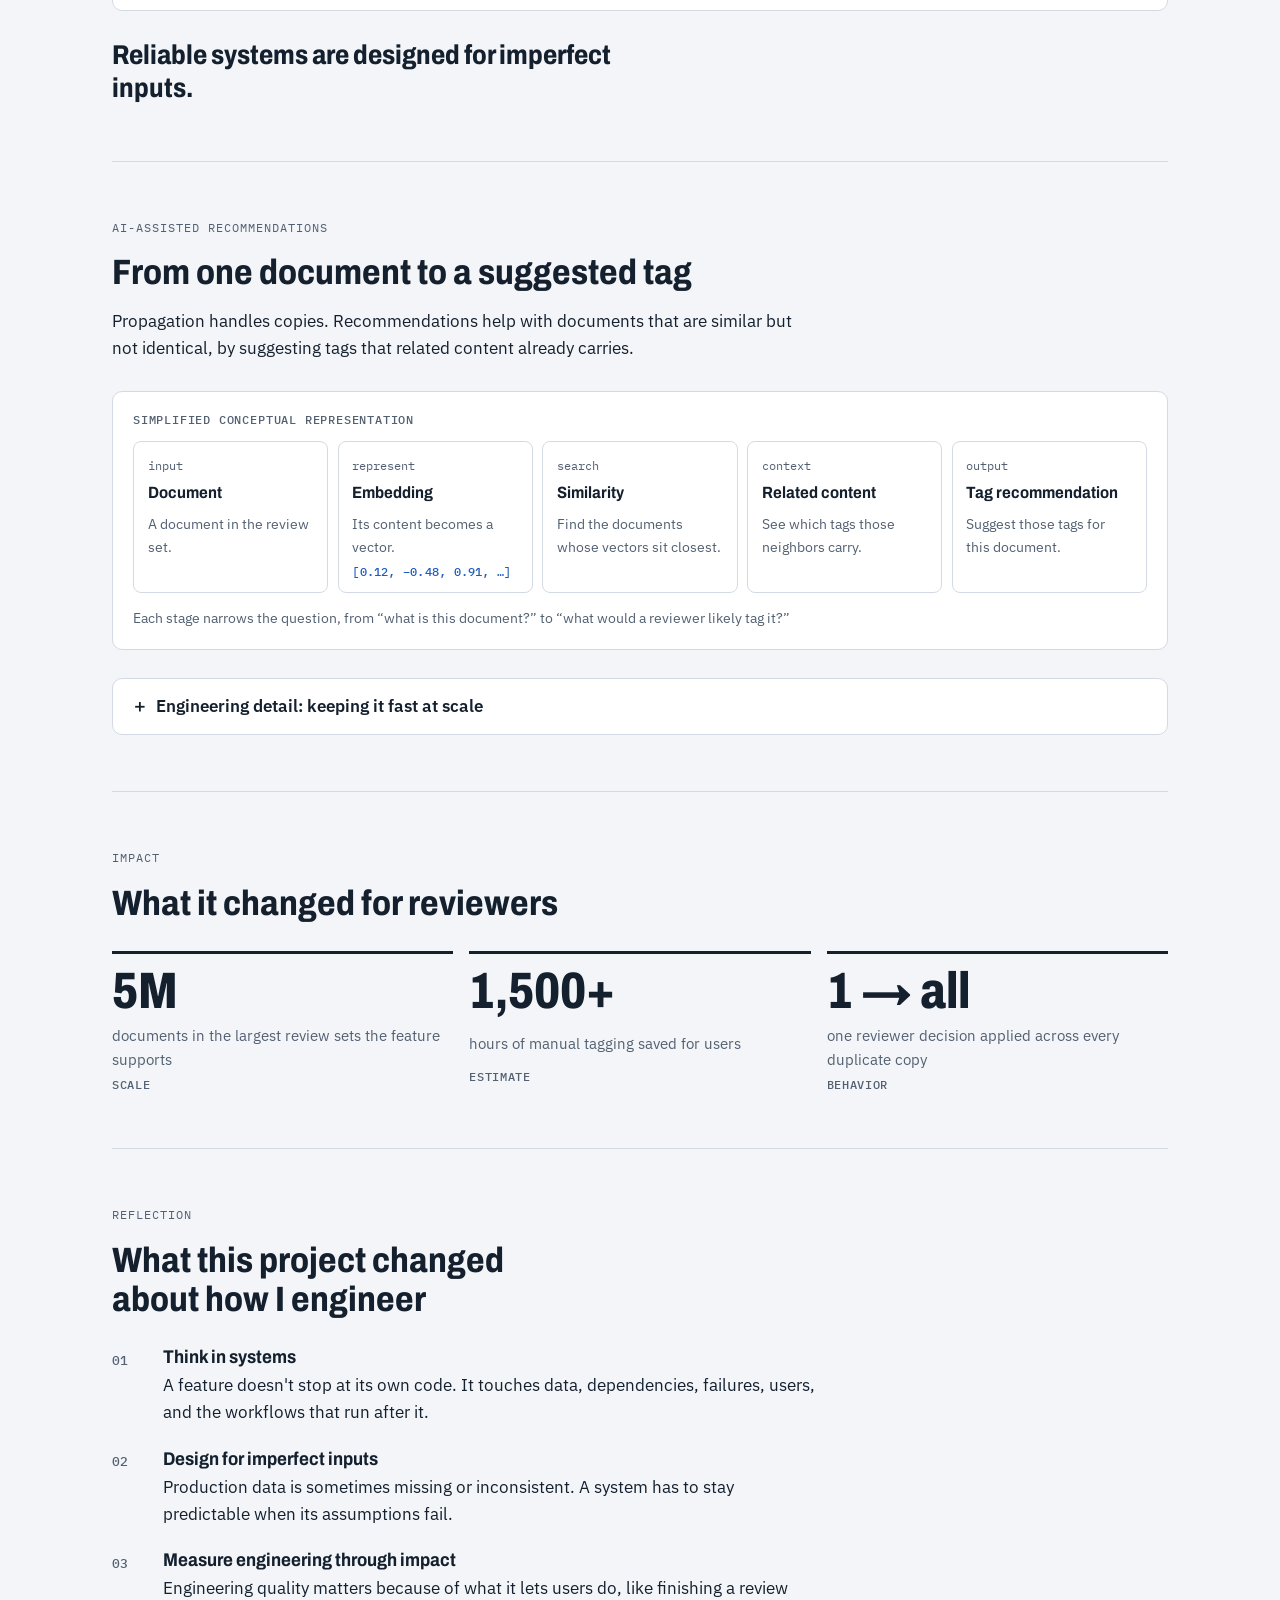
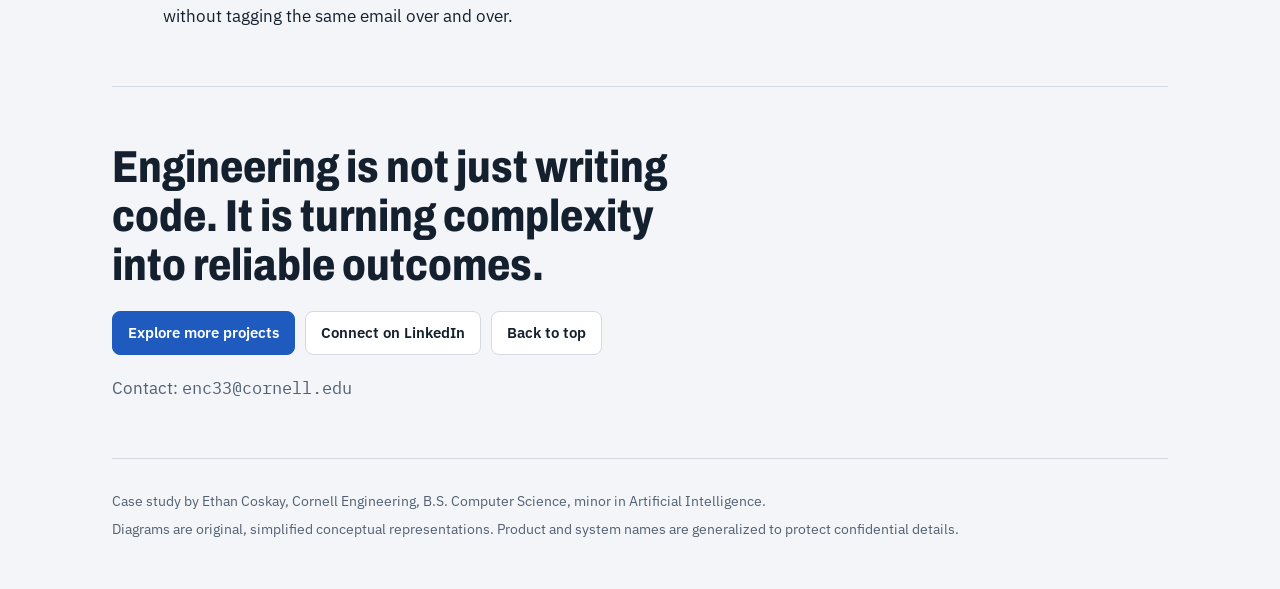
<file: MC1-index.html>
<!doctype html>
<html lang="en">
<head>
<meta charset="utf-8">
<meta name="viewport" content="width=device-width, initial-scale=1, viewport-fit=cover">
<style>
:root{color-scheme:light;padding-top:env(safe-area-inset-top,0px);padding-bottom:env(safe-area-inset-bottom,0px)}
body{margin:0}
img{max-width:100%}
[hidden]{display:none!important}
</style>
<title>Tagging at Scale</title>
<meta name="description" content="Interactive engineering case study by Ethan Coskay: designing reliable, AI-assisted tagging across review sets of up to 5 million documents.">
<link rel="preconnect" href="https://fonts.googleapis.com">
<link rel="preconnect" href="https://fonts.gstatic.com" crossorigin>
<link rel="stylesheet" href="https://fonts.googleapis.com/css2?family=Archivo:wdth,wght@75..100,500..800&family=IBM+Plex+Mono:wght@400;500&family=IBM+Plex+Sans:ital,wght@0,400;0,500;0,600;1,400&display=swap">
<style>
/* Layout: one reading column (~44rem) with diagrams breaking out to ~66rem; sticky section rail; spec-sheet labels in mono. */
:root{
  --bg:#F3F5F8; --surface:#FFFFFF; --ink:#14202E; --muted:#526072; --line:#D3DAE3;
  --accent:#1F5BBF; --accent-ink:#FFFFFF; --accent-soft:#E2EBFA;
  --ok:#1C744A; --ok-soft:#DFF2E7; --warn:#9A5600; --warn-soft:#FBEED6;
  --dim:#B9C2CE;
  --f-display:"Archivo","Helvetica Neue",Arial,sans-serif;
  --f-body:"IBM Plex Sans",system-ui,-apple-system,"Segoe UI",sans-serif;
  --f-mono:"IBM Plex Mono",ui-monospace,SFMono-Regular,Menlo,Consolas,monospace;
  --col:44rem; --wide:66rem; --r:10px;
}
@media (prefers-color-scheme:dark){:root:not([data-theme="light"]){
  --bg:#0E141B; --surface:#151E28; --ink:#E5EBF2; --muted:#9BA9BA; --line:#283545;
  --accent:#86ACF2; --accent-ink:#0E141B; --accent-soft:#1B2B45;
  --ok:#6FCB99; --ok-soft:#14301F; --warn:#F1B65E; --warn-soft:#3A2B12; --dim:#3A4757;
  color-scheme:dark}}
:root[data-theme="dark"]{
  --bg:#0E141B; --surface:#151E28; --ink:#E5EBF2; --muted:#9BA9BA; --line:#283545;
  --accent:#86ACF2; --accent-ink:#0E141B; --accent-soft:#1B2B45;
  --ok:#6FCB99; --ok-soft:#14301F; --warn:#F1B65E; --warn-soft:#3A2B12; --dim:#3A4757;
  color-scheme:dark}

*,*::before,*::after{box-sizing:border-box}
body{background:var(--bg);color:var(--ink);font:400 1.0625rem/1.6 var(--f-body);
  padding-left:max(16px,env(safe-area-inset-left,0px));padding-right:max(16px,env(safe-area-inset-right,0px));}
body::before{content:"";position:fixed;inset:0 0 auto;height:env(safe-area-inset-top,0px);z-index:10;background:var(--bg)}
a{color:var(--accent)}
:focus-visible{outline:3px solid var(--accent);outline-offset:3px;border-radius:4px}
.skip{position:absolute;left:-999px;top:0}
.skip:focus{left:16px;top:16px;z-index:50;background:var(--surface);padding:.5rem .8rem}

h1,h2,h3{font-family:var(--f-display);font-stretch:85%;line-height:1.1;text-wrap:balance;margin:0}
h1{font-size:clamp(2.2rem,6vw,3.6rem);font-weight:800;letter-spacing:-.01em}
h2{font-size:clamp(1.6rem,3.6vw,2.2rem);font-weight:750}
h3{font-size:1.15rem;font-weight:700;font-stretch:90%}
p{margin:0}
.mono,.eyebrow,.tagline{font-family:var(--f-mono)}
.eyebrow{font-size:.78rem;letter-spacing:.08em;text-transform:uppercase;color:var(--muted)}
.lede{font-size:1.2rem;color:var(--muted);max-width:38rem}

.wrap{max-width:var(--wide);margin-inline:auto}
.col{max-width:var(--col)}
section{padding-block:3.5rem;border-top:1px solid var(--line);scroll-margin-top:4rem}
.stack{display:grid;gap:1rem}
.stack-lg{display:grid;gap:1.75rem}

/* Section rail */
.rail{position:sticky;top:env(safe-area-inset-top,0px);z-index:20;background:color-mix(in srgb,var(--bg) 92%,transparent);
  backdrop-filter:blur(6px);border-bottom:1px solid var(--line);margin-inline:calc(-1*max(16px,env(safe-area-inset-left,0px)))}
.rail ol{list-style:none;margin:0 auto;padding:.55rem max(16px,env(safe-area-inset-left,0px));max-width:var(--wide);
  display:flex;gap:.25rem;overflow-x:auto;scrollbar-width:none}
.rail a{display:block;white-space:nowrap;text-decoration:none;color:var(--muted);font:500 .82rem var(--f-mono);
  padding:.45rem .7rem;border-radius:999px;min-height:44px;display:flex;align-items:center}
.rail a[aria-current="true"]{background:var(--accent-soft);color:var(--ink)}

/* Hero */
.hero{padding-block:3rem 2.5rem;display:grid;gap:1.25rem;border-top:0}
.role{display:flex;flex-wrap:wrap;gap:.5rem 1.25rem;font:500 .85rem var(--f-mono);color:var(--muted)}
.role b{color:var(--ink);font-weight:500}
.scan{background:var(--surface);border:1px solid var(--line);border-radius:var(--r);padding:1.25rem 1.4rem;display:grid;gap:.9rem}
.scan dl{display:grid;grid-template-columns:7.5rem 1fr;gap:.6rem 1rem;margin:0}
.scan dt{font:500 .78rem var(--f-mono);text-transform:uppercase;letter-spacing:.06em;color:var(--muted);padding-top:.2rem}
.scan dd{margin:0}
@media (max-width:520px){.scan dl{grid-template-columns:1fr}.scan dt{padding-top:0}}
.notice{font-size:.85rem;color:var(--muted);border-left:3px solid var(--line);padding-left:.8rem;max-width:var(--col)}

/* Buttons */
.btn{font:600 .92rem var(--f-body);border-radius:8px;border:1px solid var(--line);background:var(--surface);color:var(--ink);
  min-height:44px;padding:.5rem .95rem;cursor:pointer;display:inline-flex;align-items:center;gap:.45rem;text-decoration:none}
.btn:hover{border-color:var(--accent)}
.btn-primary{background:var(--accent);color:var(--accent-ink);border-color:var(--accent)}
.btn[aria-pressed="true"]{background:var(--accent-soft);border-color:var(--accent)}

/* Figures */
figure{margin:0;background:var(--surface);border:1px solid var(--line);border-radius:var(--r);padding:1.25rem;display:grid;gap:.9rem;min-width:0}
figcaption{font-size:.85rem;color:var(--muted)}
.concept{font:500 .72rem var(--f-mono);text-transform:uppercase;letter-spacing:.07em;color:var(--muted)}
.svgbox{overflow-x:auto}
svg text{font-family:var(--f-mono)}

/* Problem cluster */
.cluster-ctl{display:flex;flex-wrap:wrap;gap:.5rem;align-items:center}
.status{font-size:.95rem}
.doc rect{fill:var(--surface);stroke:var(--line);stroke-width:1.5}
.doc .fold{fill:var(--bg);stroke:var(--line);stroke-width:1.5}
.doc .ln{stroke:var(--dim);stroke-width:2}
.doc.src rect{stroke:var(--ink);stroke-width:2}
.doc .tag{opacity:0}
.doc .tag rect{fill:var(--accent);stroke:none}
.doc .tag text{fill:var(--accent-ink);font-size:10px;font-weight:500}
.doc.on .tag{opacity:1}
.doc.on rect.page{stroke:var(--accent);stroke-width:2}
.edge{stroke:var(--line);stroke-width:2;fill:none;stroke-dasharray:4 4}
.edge.on{stroke:var(--accent);stroke-dasharray:none}
.lbl{fill:var(--muted);font-size:11px}
.lbl-strong{fill:var(--ink);font-size:12px;font-weight:500}
@media (prefers-reduced-motion:no-preference){
  .doc .tag,.doc rect.page,.edge{transition:opacity .35s ease,stroke .35s ease}
}

/* Scale */
.scale{display:grid;grid-template-columns:minmax(0,1fr) minmax(0,3fr);gap:1.25rem;align-items:end}
@media (max-width:640px){.scale{grid-template-columns:1fr}}
.scale-num{font:800 clamp(1.8rem,5vw,2.6rem)/1 var(--f-display);font-stretch:80%;font-variant-numeric:tabular-nums}
.scale-cap{font:500 .8rem var(--f-mono);color:var(--muted)}

/* System map */
.map{display:grid;grid-template-columns:minmax(0,1.15fr) minmax(0,1fr);gap:1.25rem;align-items:start}
@media (max-width:820px){.map{grid-template-columns:1fr}}
.flow{list-style:none;margin:0;padding:0;display:grid;gap:0}
.flow li{display:grid;justify-items:stretch}
.flow li:not(:last-child)::after{content:"";justify-self:start;margin-left:1.6rem;width:2px;height:1.1rem;background:var(--line)}
.node{width:100%;text-align:left;display:grid;grid-template-columns:2rem 1fr auto;gap:.75rem;align-items:center;
  background:var(--surface);border:1px solid var(--line);border-radius:8px;padding:.7rem .85rem;min-height:52px;
  font:500 .95rem var(--f-body);color:var(--ink);cursor:pointer}
.node:hover{border-color:var(--accent)}
.node[aria-expanded="true"]{border-color:var(--accent);background:var(--accent-soft)}
.node .k{font:500 .75rem var(--f-mono);color:var(--muted);text-align:center}
.node .chev{font:500 .8rem var(--f-mono);color:var(--muted)}
.node.fail{border-style:dashed;border-color:var(--warn)}
.node.fail .k{color:var(--warn)}
.branch{margin:.4rem 0 .2rem 2.6rem;display:grid;gap:.45rem;border-left:2px dashed var(--warn);padding-left:.9rem}
.branch .eyebrow{color:var(--warn)}
.detail{position:sticky;top:5rem;background:var(--surface);border:1px solid var(--line);border-radius:var(--r);padding:1.25rem;display:grid;gap:.85rem}
@media (max-width:820px){.detail{position:static}}
.detail dl{margin:0;display:grid;gap:.75rem}
.detail dt{font:500 .75rem var(--f-mono);text-transform:uppercase;letter-spacing:.06em;color:var(--muted)}
.detail dd{margin:0}

/* Decisions */
.cards{display:grid;grid-template-columns:repeat(2,minmax(0,1fr));gap:1rem}
@media (max-width:720px){.cards{grid-template-columns:1fr}}
.card{background:var(--surface);border:1px solid var(--line);border-radius:var(--r);padding:1.2rem;display:grid;gap:.7rem;align-content:start}
.card dl{margin:0;display:grid;gap:.55rem}
.card dt{font:500 .72rem var(--f-mono);text-transform:uppercase;letter-spacing:.07em;color:var(--muted)}
.card dd{margin:0}

/* Reliability */
.toggle{display:inline-flex;border:1px solid var(--line);border-radius:10px;padding:4px;background:var(--surface);gap:4px}
.toggle button{font:600 .95rem var(--f-body);min-height:44px;min-width:7rem;border:0;border-radius:7px;background:transparent;color:var(--ink);cursor:pointer;padding:.4rem .9rem}
.toggle button[aria-checked="true"]{background:var(--ink);color:var(--bg)}
.paths{display:grid;grid-template-columns:repeat(2,minmax(0,1fr));gap:1rem}
@media (max-width:720px){.paths{grid-template-columns:1fr}}
.path{border:1px solid var(--line);border-radius:var(--r);padding:1rem;display:grid;gap:.6rem;background:var(--surface)}
.path ol{margin:0;padding-left:1.2rem;display:grid;gap:.35rem}
.path .badge{justify-self:start;font:500 .75rem var(--f-mono);border-radius:999px;padding:.2rem .6rem;border:1px solid var(--line);color:var(--muted)}
.path.active.normal{border-color:var(--ok);background:var(--ok-soft)}
.path.active.normal .badge{border-color:var(--ok);color:var(--ok)}
.path.active.fallback{border-color:var(--warn);background:var(--warn-soft)}
.path.active.fallback .badge{border-color:var(--warn);color:var(--warn)}
.path:not(.active){opacity:.55}
.outcome{font-weight:600}
.pull{font:750 clamp(1.3rem,3vw,1.7rem)/1.2 var(--f-display);font-stretch:85%;max-width:32rem}

/* AI flow */
.pipe{list-style:none;margin:0;padding:0;display:grid;grid-template-columns:repeat(5,minmax(0,1fr));gap:.6rem;counter-reset:s}
@media (max-width:820px){.pipe{grid-template-columns:1fr}}
.pipe li{background:var(--surface);border:1px solid var(--line);border-radius:8px;padding:.85rem;display:grid;gap:.35rem;align-content:start;position:relative}
.pipe li .mono{font-size:.75rem;color:var(--muted)}
.pipe li b{font-family:var(--f-display);font-stretch:90%;font-size:1.02rem}
.pipe li p{font-size:.9rem;color:var(--muted)}
.vec{font:500 .72rem var(--f-mono);color:var(--accent);letter-spacing:.02em}
details.deep{border:1px solid var(--line);border-radius:var(--r);background:var(--surface);padding:.2rem 1.1rem}
details.deep summary{cursor:pointer;font-weight:600;min-height:48px;display:flex;align-items:center;gap:.5rem}
details.deep .body{padding-bottom:1rem;display:grid;gap:.7rem}
details.deep ul{margin:0;padding-left:1.2rem;display:grid;gap:.4rem}

/* Impact */
.metrics{display:grid;grid-template-columns:repeat(3,minmax(0,1fr));gap:1rem}
@media (max-width:720px){.metrics{grid-template-columns:1fr}}
.metric{border-top:3px solid var(--ink);padding-top:.8rem;display:grid;gap:.35rem}
.metric .n{font:800 clamp(2.2rem,6vw,3.2rem)/1 var(--f-display);font-stretch:78%;font-variant-numeric:tabular-nums}
.metric .d{color:var(--muted);font-size:.95rem}
.metric .src{font:500 .72rem var(--f-mono);color:var(--muted);text-transform:uppercase;letter-spacing:.06em}

/* Reflection */
.lessons{list-style:none;margin:0;padding:0;display:grid;gap:1.4rem}
.lessons li{display:grid;grid-template-columns:2.2rem 1fr;gap:1rem}
.lessons .k{font:500 .8rem var(--f-mono);color:var(--muted);padding-top:.3rem}

/* Closing */
.closing{display:grid;gap:1.25rem}
.closing .big{font:800 clamp(1.8rem,4.6vw,2.8rem)/1.1 var(--f-display);font-stretch:82%;max-width:36rem;text-wrap:balance}
.ctas{display:flex;flex-wrap:wrap;gap:.6rem}
footer{padding-block:2rem 3rem;border-top:1px solid var(--line);font-size:.85rem;color:var(--muted);display:grid;gap:.4rem}
.sr{position:absolute;width:1px;height:1px;overflow:hidden;clip:rect(0 0 0 0);white-space:nowrap}
</style>
</head>
<body>

<a class="skip" href="#main">Skip to case study</a>

<nav class="rail" aria-label="Case study sections">
  <ol>
    <li><a href="#problem">Problem</a></li>
    <li><a href="#scale">Scale</a></li>
    <li><a href="#system">System map</a></li>
    <li><a href="#decisions">Decisions</a></li>
    <li><a href="#reliability">Reliability</a></li>
    <li><a href="#ai">AI recommendations</a></li>
    <li><a href="#impact">Impact</a></li>
    <li><a href="#reflection">Reflection</a></li>
  </ol>
</nav>

<main id="main" class="wrap">

<!-- 1. HERO -->
<header class="hero" id="top">
  <p class="eyebrow">Engineering case study · Microsoft · Software Engineering Internship · Summer 2026</p>
  <h1>Engineering AI&#8209;Assisted Tagging at&nbsp;Scale</h1>
  <p class="lede">Designing reliable tagging workflows across review sets of up to 5&nbsp;million documents.</p>
  <p class="role"><span><b>Ethan Coskay</b></span><span>Role: Software Engineer Intern</span><span>Stack: C# · .NET · Cosmos DB · distributed caching</span></p>

  <div class="scan" aria-labelledby="scan-h">
    <h2 id="scan-h" class="eyebrow" style="font-family:var(--f-mono);font-size:.78rem;font-weight:500">The 30-second version</h2>
    <dl>
      <dt>Problem</dt><dd>One reviewer decision has to apply correctly to every duplicate and related document, across millions of items.</dd>
      <dt>What I built</dt><dd>Duplicate-aware tag propagation, a safe fallback for missing data, and AI-assisted tag recommendations, shipped behind feature flags.</dd>
      <dt>Result</dt><dd>An estimated 1,500+ hours of manual tagging saved for users.</dd>
    </dl>
  </div>

  <p class="notice">Simplified conceptual visualization. No proprietary Microsoft code, customer data, internal architecture, or confidential implementation details are shown. All diagrams are my own.</p>
</header>

<!-- 2. PROBLEM -->
<section id="problem" aria-labelledby="problem-h">
  <div class="stack-lg">
    <div class="col stack">
      <p class="eyebrow">The problem</p>
      <h2 id="problem-h">One decision, many documents</h2>
      <p>Review sets hold large collections of documents. Many are exact duplicates, and many belong to families, like an email and its attachments. When a reviewer tags one document, that decision has to reach every related copy, or the review ends up inconsistent.</p>
    </div>
    <figure aria-labelledby="cluster-cap">
      <p class="concept">Simplified conceptual representation</p>
      <div class="cluster-ctl">
        <button class="btn btn-primary" id="apply-tag" type="button">Apply the tag “Relevant” to one document</button>
        <button class="btn" id="reset-tag" type="button" hidden>Reset</button>
      </div>
      <div class="svgbox">
        <svg id="cluster" viewBox="0 0 720 300" width="100%" role="img" aria-labelledby="cluster-title cluster-desc" style="min-width:520px">
          <title id="cluster-title">Document relationship cluster</title>
          <desc id="cluster-desc">A document the reviewer tags sits in the center. Lines connect it to four exact duplicates on the left and three family members on the right. After the tag is applied, all eight documents carry the same tag.</desc>
          <g id="edges"></g>
          <g id="docs"></g>
          <text x="120" y="290" text-anchor="middle" class="lbl">Exact duplicates</text>
          <text x="360" y="290" text-anchor="middle" class="lbl-strong">Document the reviewer tags</text>
          <text x="600" y="290" text-anchor="middle" class="lbl">Family members</text>
        </svg>
      </div>
      <p class="status" id="cluster-status" role="status">Nothing tagged yet. Apply the tag to see how far one decision has to travel.</p>
      <figcaption id="cluster-cap">Tagging one document should give its duplicates and family members the same tag, without the reviewer finding and tagging each one by hand.</figcaption>
    </figure>
  </div>
</section>

<!-- 3. SCALE -->
<section id="scale" aria-labelledby="scale-h">
  <div class="stack-lg">
    <div class="col stack">
      <p class="eyebrow">Scale</p>
      <h2 id="scale-h">Applying a tag is easy. Keeping it correct at 5 million documents is the hard part.</h2>
      <p>With ten documents, a mistake is visible and cheap to fix. At production scale, a small inconsistency repeats across thousands of duplicate groups, and nobody can check them by eye. Correctness has to be designed into the system.</p>
    </div>
    <figure aria-labelledby="scale-cap">
      <p class="concept">Drawn to scale · each dot = 5,000 documents</p>
      <div class="scale">
        <div class="stack" style="gap:.5rem">
          <svg viewBox="0 0 60 26" width="100%" style="max-width:9rem" role="img" aria-label="A ten-document test set, shown as ten squares">
            <g id="small-grid"></g>
          </svg>
          <p class="scale-num">10</p>
          <p class="scale-cap">documents in a quick local test</p>
        </div>
        <div class="stack" style="gap:.5rem;min-width:0">
          <svg id="big-grid" viewBox="0 0 400 100" width="100%" role="img" aria-label="Five million documents, shown as one thousand dots, each standing for five thousand documents"></svg>
          <p class="scale-num">5,000,000</p>
          <p class="scale-cap">documents in the largest review sets</p>
        </div>
      </div>
      <figcaption id="scale-cap">At 10 documents the whole set fits on one row of squares. At 5 million, a single dot stands for 5,000 documents, and it still takes a thousand dots.</figcaption>
    </figure>
  </div>
</section>

<!-- 4. SYSTEM MAP -->
<section id="system" aria-labelledby="system-h">
  <div class="stack-lg">
    <div class="col stack">
      <p class="eyebrow">System map</p>
      <h2 id="system-h">What happens between a click and a consistent result</h2>
      <p>Each step answers a question the previous one leaves open. Select a step to see what it does and why it is there.</p>
    </div>
    <div class="map">
      <div>
        <p class="concept" style="margin-bottom:.75rem">Simplified conceptual representation</p>
        <ol class="flow" id="flow" aria-label="Tagging workflow steps"></ol>
        <div class="branch" aria-label="Failure path">
          <p class="eyebrow">If duplicate data is missing or incomplete</p>
          <button class="node fail" type="button" data-node="fallback" aria-expanded="false" aria-controls="node-detail">
            <span class="k">↪</span><span>Deterministic fallback</span><span class="chev" aria-hidden="true">+</span></button>
          <p style="font-size:.9rem;color:var(--muted)">The workflow continues safely instead of failing.</p>
        </div>
      </div>
      <div class="detail" id="node-detail" aria-live="polite" tabindex="-1">
        <p class="eyebrow" id="nd-step">Step 1 of 7</p>
        <h3 id="nd-title"></h3>
        <dl>
          <dt>What it does</dt><dd id="nd-what"></dd>
          <dt>Why it is there</dt><dd id="nd-why"></dd>
        </dl>
      </div>
    </div>
  </div>
</section>

<!-- 5. DECISIONS -->
<section id="decisions" aria-labelledby="dec-h">
  <div class="stack-lg">
    <div class="col stack">
      <p class="eyebrow">Engineering decisions</p>
      <h2 id="dec-h">Four decisions that shaped the system</h2>
    </div>
    <div class="cards">
      <article class="card">
        <h3>Expand relationships before tagging</h3>
        <dl><dt>Problem</dt><dd>A reviewer selects one item, but that item can stand for a whole document family.</dd>
        <dt>Decision</dt><dd>Expand every selected ID into its members before any tag is written.</dd>
        <dt>Why it mattered</dt><dd>Families are tagged as a unit, so related documents never drift apart.</dd></dl>
      </article>
      <article class="card">
        <h3>Treat IDs case-insensitively</h3>
        <dl><dt>Problem</dt><dd>The same document can arrive with identifiers that differ only in letter case.</dd>
        <dt>Decision</dt><dd>Merge ID sets case-insensitively before propagation.</dd>
        <dt>Why it mattered</dt><dd>No document is tagged twice or skipped because of formatting.</dd></dl>
      </article>
      <article class="card">
        <h3>Fail predictably, not loudly</h3>
        <dl><dt>Problem</dt><dd>Duplicate data can be missing or incomplete when a tag is applied.</dd>
        <dt>Decision</dt><dd>Define a deterministic fallback path instead of letting the request error out.</dd>
        <dt>Why it mattered</dt><dd>The reviewer's decision still completes, and downstream pipelines don't fail.</dd></dl>
      </article>
      <article class="card">
        <h3>Ship behind feature flags</h3>
        <dl><dt>Problem</dt><dd>A change to tagging behavior affects live reviews immediately.</dd>
        <dt>Decision</dt><dd>Gate the feature with flighting so it can be turned on gradually.</dd>
        <dt>Why it mattered</dt><dd>Controlled rollout, and rollback without downtime if something looks wrong.</dd></dl>
      </article>
    </div>
  </div>
</section>

<!-- 6. RELIABILITY -->
<section id="reliability" aria-labelledby="rel-h">
  <div class="stack-lg">
    <div class="col stack">
      <p class="eyebrow">Reliability</p>
      <h2 id="rel-h">What if the data isn't there?</h2>
      <p>Switch the input and compare the two paths.</p>
    </div>
    <figure aria-labelledby="rel-cap">
      <p class="concept">Simplified conceptual representation</p>
      <div class="stack" style="gap:.5rem">
        <p id="rel-q" style="font-weight:600">Is duplicate data available for the tagged document?</p>
        <div class="toggle" role="radiogroup" aria-labelledby="rel-q" id="rel-toggle">
          <button type="button" role="radio" aria-checked="true" data-v="yes" tabindex="0">Yes</button>
          <button type="button" role="radio" aria-checked="false" data-v="no" tabindex="-1">No</button>
        </div>
      </div>
      <div class="paths">
        <div class="path normal active" id="path-normal">
          <span class="badge" id="badge-normal">✓ Active path</span>
          <h3>Normal resolution</h3>
          <ol><li>Look up duplicate groups</li><li>Merge related IDs</li><li>Propagate the tag to every copy</li></ol>
          <p class="outcome">Result: consistent tags across the group.</p>
        </div>
        <div class="path fallback" id="path-fallback">
          <span class="badge" id="badge-fallback">Not used</span>
          <h3>Deterministic fallback</h3>
          <ol><li>Detect incomplete duplicate data</li><li>Take the defined fallback path</li><li>Tagging continues</li></ol>
          <p class="outcome">Result: the workflow is preserved and nothing downstream fails.</p>
        </div>
      </div>
      <p role="status" id="rel-status" class="sr">Duplicate data available. Normal resolution path is active.</p>
      <figcaption id="rel-cap">Both paths end in a usable result. The difference is whether propagation can run, not whether the reviewer's work survives.</figcaption>
    </figure>
    <p class="pull">Reliable systems are designed for imperfect inputs.</p>
  </div>
</section>

<!-- 7. AI -->
<section id="ai" aria-labelledby="ai-h">
  <div class="stack-lg">
    <div class="col stack">
      <p class="eyebrow">AI-assisted recommendations</p>
      <h2 id="ai-h">From one document to a suggested tag</h2>
      <p>Propagation handles copies. Recommendations help with documents that are similar but not identical, by suggesting tags that related content already carries.</p>
    </div>
    <figure aria-labelledby="ai-cap">
      <p class="concept">Simplified conceptual representation</p>
      <ol class="pipe">
        <li><span class="mono">input</span><b>Document</b><p>A document in the review set.</p></li>
        <li><span class="mono">represent</span><b>Embedding</b><p>Its content becomes a vector.</p><span class="vec" aria-hidden="true">[0.12, −0.48, 0.91, …]</span></li>
        <li><span class="mono">search</span><b>Similarity</b><p>Find the documents whose vectors sit closest.</p></li>
        <li><span class="mono">context</span><b>Related content</b><p>See which tags those neighbors carry.</p></li>
        <li><span class="mono">output</span><b>Tag recommendation</b><p>Suggest those tags for this document.</p></li>
      </ol>
      <figcaption id="ai-cap">Each stage narrows the question, from “what is this document?” to “what would a reviewer likely tag it?”</figcaption>
    </figure>
    <details class="deep">
      <summary><span aria-hidden="true">＋</span> Engineering detail: keeping it fast at scale</summary>
      <div class="body">
        <ul>
          <li>I integrated an embedding service and similarity orchestration into the tagging workflow.</li>
          <li>The pipeline is backed by Cosmos DB, with cache-based embedding reuse so a document's vector doesn't have to be recomputed each time it is needed.</li>
          <li>Computing embeddings is the expensive step, so reuse is what keeps recommendations practical across review sets of millions of documents.</li>
        </ul>
      </div>
    </details>
  </div>
</section>

<!-- 8. IMPACT -->
<section id="impact" aria-labelledby="impact-h">
  <div class="stack-lg">
    <div class="col stack">
      <p class="eyebrow">Impact</p>
      <h2 id="impact-h">What it changed for reviewers</h2>
    </div>
    <div class="metrics">
      <div class="metric"><p class="n">5M</p><p class="d">documents in the largest review sets the feature supports</p><p class="src">Scale</p></div>
      <div class="metric"><p class="n">1,500+</p><p class="d">hours of manual tagging saved for users</p><p class="src">Estimate</p></div>
      <div class="metric"><p class="n">1 → all</p><p class="d">one reviewer decision applied across every duplicate copy</p><p class="src">Behavior</p></div>
    </div>
  </div>
</section>

<!-- 9. REFLECTION -->
<section id="reflection" aria-labelledby="ref-h">
  <div class="col stack-lg">
    <div class="stack">
      <p class="eyebrow">Reflection</p>
      <h2 id="ref-h">What this project changed about how I engineer</h2>
    </div>
    <ol class="lessons">
      <li><span class="k">01</span><div class="stack" style="gap:.3rem"><h3>Think in systems</h3><p>A feature doesn't stop at its own code. It touches data, dependencies, failures, users, and the workflows that run after it.</p></div></li>
      <li><span class="k">02</span><div class="stack" style="gap:.3rem"><h3>Design for imperfect inputs</h3><p>Production data is sometimes missing or inconsistent. A system has to stay predictable when its assumptions fail.</p></div></li>
      <li><span class="k">03</span><div class="stack" style="gap:.3rem"><h3>Measure engineering through impact</h3><p>Engineering quality matters because of what it lets users do, like finishing a review without tagging the same email over and over.</p></div></li>
    </ol>
  </div>
</section>

<!-- 10. CLOSING -->
<section id="closing" aria-labelledby="close-h" class="closing">
  <h2 id="close-h" class="sr">Closing</h2>
  <p class="big">Engineering is not just writing code. It is turning complexity into reliable outcomes.</p>
  <div class="ctas">
    <a class="btn btn-primary" href="https://github.com/EcSky19" target="_blank" rel="noopener">Explore more projects</a>
    <a class="btn" href="https://linkedin.com/in/ethan-coskay" target="_blank" rel="noopener">Connect on LinkedIn</a>
    <a class="btn" href="#top">Back to top</a>
  </div>
  <p style="color:var(--muted)">Contact: <span class="mono" style="user-select:all">enc33@cornell.edu</span></p>
</section>

<footer>
  <p>Case study by Ethan Coskay, Cornell Engineering, B.S. Computer Science, minor in Artificial Intelligence.</p>
  <p>Diagrams are original, simplified conceptual representations. Product and system names are generalized to protect confidential details.</p>
</footer>
</main>

<script>
(() => {
const reduced = matchMedia('(prefers-reduced-motion: reduce)').matches;

/* ---------- Problem cluster ---------- */
const NS = 'http://www.w3.org/2000/svg';
const el = (n, a={}, p) => { const e = document.createElementNS(NS, n); for (const k in a) e.setAttribute(k, a[k]); if (p) p.appendChild(e); return e; };
const docsG = document.getElementById('docs'), edgesG = document.getElementById('edges');
const src = {x:360, y:140, kind:'src'};
const others = [
  {x:90,y:50},{x:160,y:110},{x:90,y:170},{x:160,y:230},   // duplicates
  {x:570,y:60},{x:630,y:140},{x:570,y:220}                // family
];
const edges = others.map(o => el('path', {class:'edge', d:`M${src.x} ${src.y} L${o.x} ${o.y}`}, edgesG));
function drawDoc(d, isSrc){
  const g = el('g', {class:'doc'+(isSrc?' src':''), transform:`translate(${d.x-22} ${d.y-28})`}, docsG);
  el('rect', {class:'page', x:0, y:0, width:44, height:56, rx:4}, g);
  el('path', {class:'fold', d:'M32 0 L44 12 L32 12 Z'}, g);
  [16,24,32,40].forEach(y => el('line', {class:'ln', x1:8, x2:y===40?26:36, y1:y, y2:y}, g));
  const t = el('g', {class:'tag', transform:'translate(-8 46)'}, g);
  el('rect', {x:0, y:0, width:60, height:16, rx:8}, t);
  const tx = el('text', {x:30, y:11.5, 'text-anchor':'middle'}, t); tx.textContent = '# Relevant';
  return g;
}
const srcG = drawDoc(src, true);
const otherG = others.map(o => drawDoc(o, false));
const applyB = document.getElementById('apply-tag'), resetB = document.getElementById('reset-tag'), cStat = document.getElementById('cluster-status');
let timers = [];
applyB.addEventListener('click', () => {
  applyB.disabled = true; srcG.classList.add('on');
  cStat.textContent = 'Tag applied to the selected document. Propagating to related documents…';
  const step = reduced ? 0 : 140;
  otherG.forEach((g,i) => timers.push(setTimeout(() => { edges[i].classList.add('on'); g.classList.add('on'); }, step*(i+1))));
  timers.push(setTimeout(() => {
    cStat.textContent = 'Done: 1 reviewer decision, 8 documents tagged consistently (4 duplicates and 3 family members, plus the original).';
    resetB.hidden = false; resetB.focus();
  }, step*(otherG.length+1)));
});
resetB.addEventListener('click', () => {
  timers.forEach(clearTimeout); timers = [];
  [srcG, ...otherG].forEach(g => g.classList.remove('on')); edges.forEach(e => e.classList.remove('on'));
  resetB.hidden = true; applyB.disabled = false; applyB.focus();
  cStat.textContent = 'Nothing tagged yet. Apply the tag to see how far one decision has to travel.';
});

/* ---------- Scale grids ---------- */
const sg = document.getElementById('small-grid');
for (let i=0;i<10;i++) el('rect', {x:(i%5)*12+1, y:Math.floor(i/5)*12+1, width:9, height:9, rx:1.5, fill:'var(--ink)'}, sg);
const bg = document.getElementById('big-grid');
for (let i=0;i<1000;i++){ const c=i%50, r=Math.floor(i/50); el('circle', {cx:4+c*8, cy:4+r*4.9, r:1.6, fill:'var(--ink)'}, bg); }
bg.setAttribute('viewBox','0 0 400 100');

/* ---------- System map ---------- */
const NODES = [
  {id:'tag', t:'Reviewer applies a tag', what:'A reviewer tags one or more documents in a review set.', why:'This is the only moment a human decides. Everything after it has to honor that decision exactly.'},
  {id:'req', t:'Tagging request by document ID', what:'The selection becomes a request that names documents by ID.', why:'IDs give every later step a precise, stable way to refer to documents.'},
  {id:'expand', t:'Expand nested IDs', what:'IDs that stand for document families are expanded into their individual members.', why:'Without expansion, an attachment could be left untagged while its parent email is tagged.'},
  {id:'resolve', t:'Resolve duplicate groups', what:'For each document, look up the group of exact duplicates it belongs to.', why:'This is where one decision becomes many. It is also where missing data can appear, so it has a fallback.'},
  {id:'merge', t:'Merge IDs case-insensitively', what:'Combine all the IDs into one set, treating IDs that differ only in letter case as the same.', why:'Prevents double-handling or skipped documents caused by formatting differences.'},
  {id:'prop', t:'Propagate the tag', what:'Apply the reviewer’s tag across the whole merged set.', why:'The reviewer tags once instead of finding and tagging every copy by hand.'},
  {id:'done', t:'Consistent tagging result', what:'Every duplicate and family member carries the same tag.', why:'Consistency is the actual requirement. A fast but inconsistent result would create review errors.'}
];
const FALLBACK = {id:'fallback', t:'Deterministic fallback', what:'When duplicate data is missing or incomplete, the workflow takes a defined fallback path instead of erroring out.', why:'The reviewer’s tagging still completes predictably, and downstream pipelines don’t fail because one input was imperfect.'};
const flow = document.getElementById('flow');
NODES.forEach((n,i) => {
  const li = document.createElement('li');
  li.innerHTML = `<button class="node" type="button" data-node="${n.id}" aria-expanded="false" aria-controls="node-detail"><span class="k">${String(i+1).padStart(2,'0')}</span><span></span><span class="chev" aria-hidden="true">+</span></button>`;
  li.querySelector('span:nth-child(2)').textContent = n.t;
  flow.appendChild(li);
});
const all = [...NODES, FALLBACK];
const ndStep = document.getElementById('nd-step'), ndT = document.getElementById('nd-title'), ndW = document.getElementById('nd-what'), ndY = document.getElementById('nd-why');
function select(id){
  const n = all.find(x => x.id===id), i = NODES.indexOf(n);
  document.querySelectorAll('.node').forEach(b => { const on = b.dataset.node===id; b.setAttribute('aria-expanded', on); b.querySelector('.chev').textContent = on ? '−' : '+'; });
  ndStep.textContent = i>=0 ? `Step ${i+1} of ${NODES.length}` : 'Failure path';
  ndT.textContent = n.t; ndW.textContent = n.what; ndY.textContent = n.why;
}
document.querySelectorAll('.node').forEach(b => b.addEventListener('click', () => select(b.dataset.node)));
select('resolve');

/* ---------- Reliability toggle ---------- */
const tg = document.getElementById('rel-toggle'), radios = [...tg.querySelectorAll('[role=radio]')];
const pN = document.getElementById('path-normal'), pF = document.getElementById('path-fallback');
const bN = document.getElementById('badge-normal'), bF = document.getElementById('badge-fallback'), rs = document.getElementById('rel-status');
function setRel(v, focus){
  radios.forEach(r => { const on = r.dataset.v===v; r.setAttribute('aria-checked', on); r.tabIndex = on?0:-1; if (on && focus) r.focus(); });
  const yes = v==='yes';
  pN.classList.toggle('active', yes); pF.classList.toggle('active', !yes);
  bN.textContent = yes ? '✓ Active path' : 'Not used'; bF.textContent = yes ? 'Not used' : '↪ Active path';
  rs.textContent = yes ? 'Duplicate data available. Normal resolution path is active.' : 'Duplicate data missing. Deterministic fallback path is active, and tagging continues.';
}
radios.forEach(r => {
  r.addEventListener('click', () => setRel(r.dataset.v));
  r.addEventListener('keydown', e => {
    if (['ArrowLeft','ArrowRight','ArrowUp','ArrowDown'].includes(e.key)) { e.preventDefault(); setRel(r.dataset.v==='yes'?'no':'yes', true); }
  });
});

/* ---------- Section rail ---------- */
// Active section = the last one whose top has passed just below the rail.
// A clicked link stays highlighted until its scroll finishes, so short sections near the end aren't skipped.
const rail = document.querySelector('.rail');
const links = [...document.querySelectorAll('.rail a')];
const secs = links.map(a => document.querySelector(a.getAttribute('href')));
let current = -1, lockUntil = 0;
function setActive(i){
  if (i === current) return;
  current = i;
  links.forEach((a, j) => j === i ? a.setAttribute('aria-current','true') : a.removeAttribute('aria-current'));
  const a = links[i];
  if (a) { const ol = a.parentElement.parentElement; ol.scrollLeft = a.offsetLeft - (ol.clientWidth - a.offsetWidth) / 2; }
}
function fromScroll(){
  if (Date.now() < lockUntil) return;
  const line = rail.getBoundingClientRect().bottom + 24;
  let idx = -1;
  secs.forEach((s, i) => { if (s && s.getBoundingClientRect().top <= line) idx = i; });
  setActive(idx);
}
links.forEach((a, i) => a.addEventListener('click', () => { setActive(i); lockUntil = Date.now() + 1200; }));
let ticking = false;
addEventListener('scroll', () => { if (!ticking) { ticking = true; requestAnimationFrame(() => { ticking = false; fromScroll(); }); } }, {passive:true});
addEventListener('scrollend', () => { lockUntil = 0; });
addEventListener('wheel', () => { lockUntil = 0; }, {passive:true});
addEventListener('touchstart', () => { lockUntil = 0; }, {passive:true});
fromScroll();
})();
</script>

</body>
</html>
</file>
